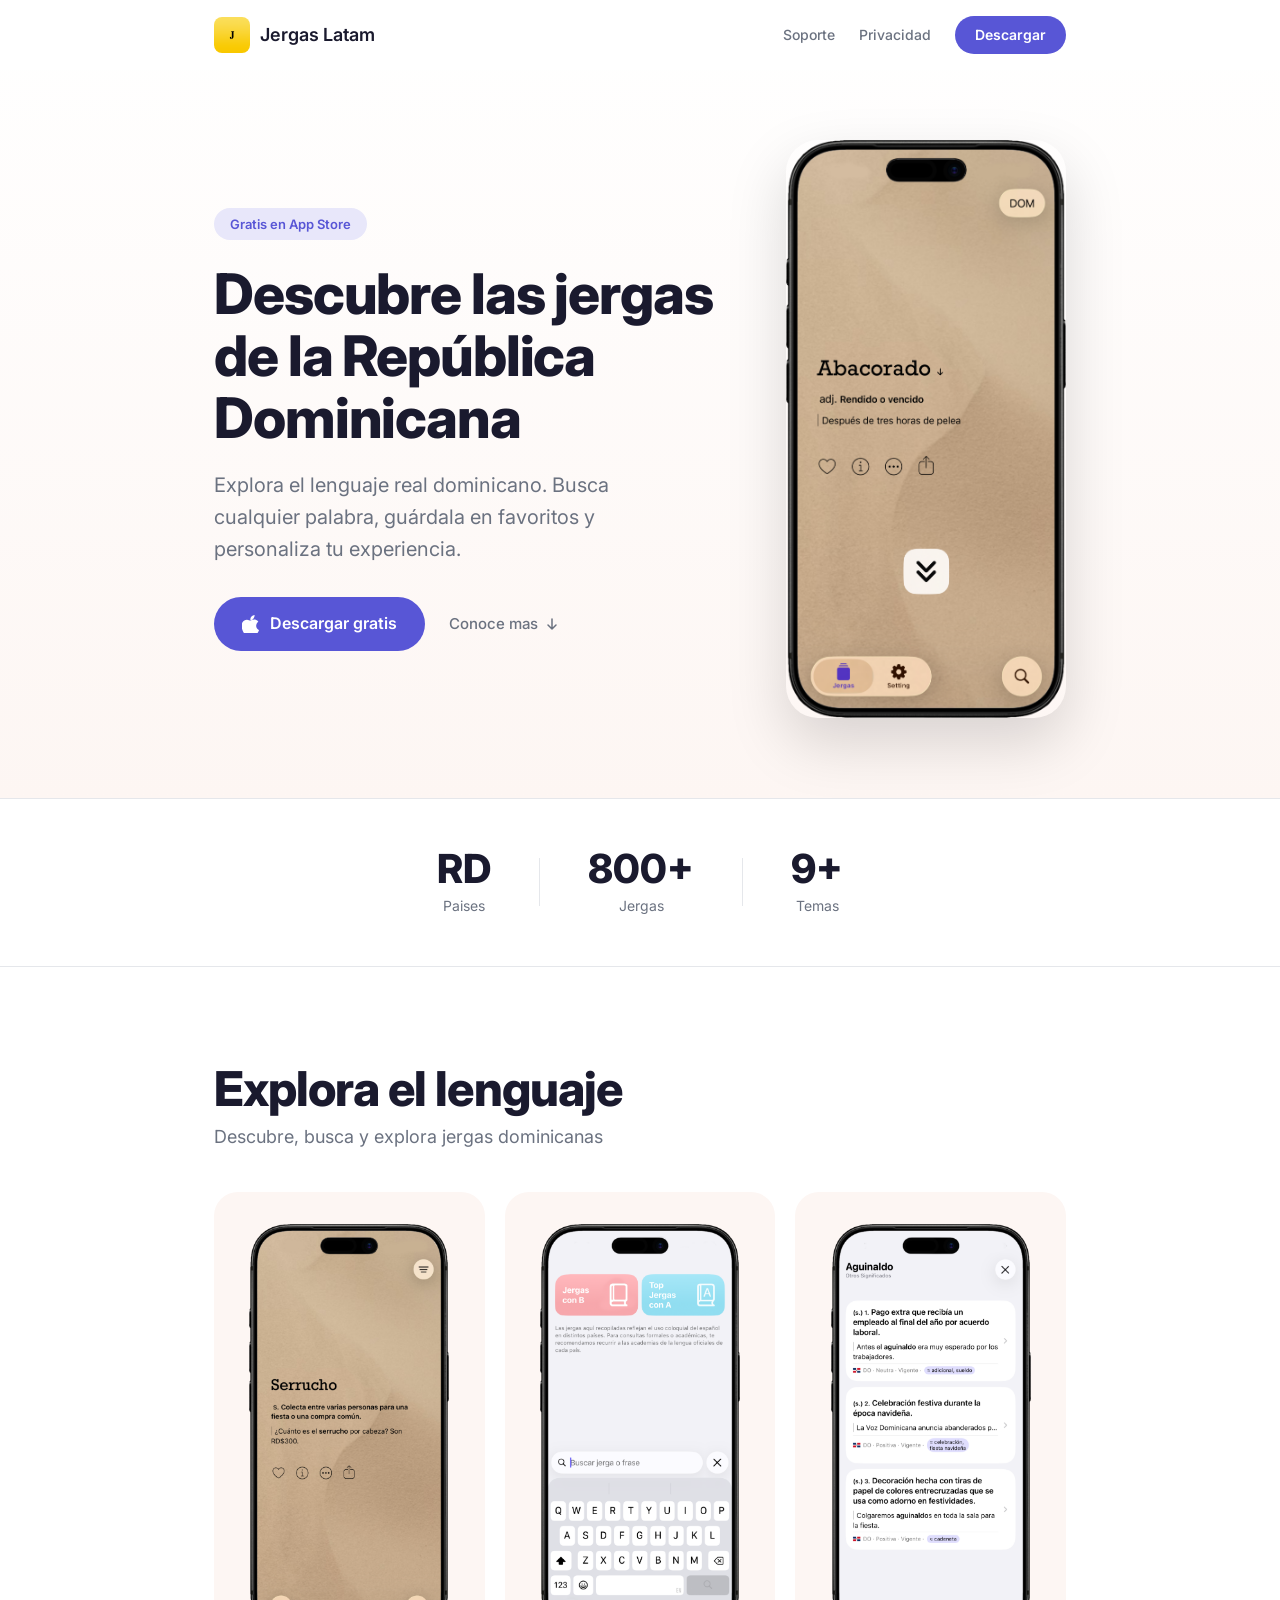
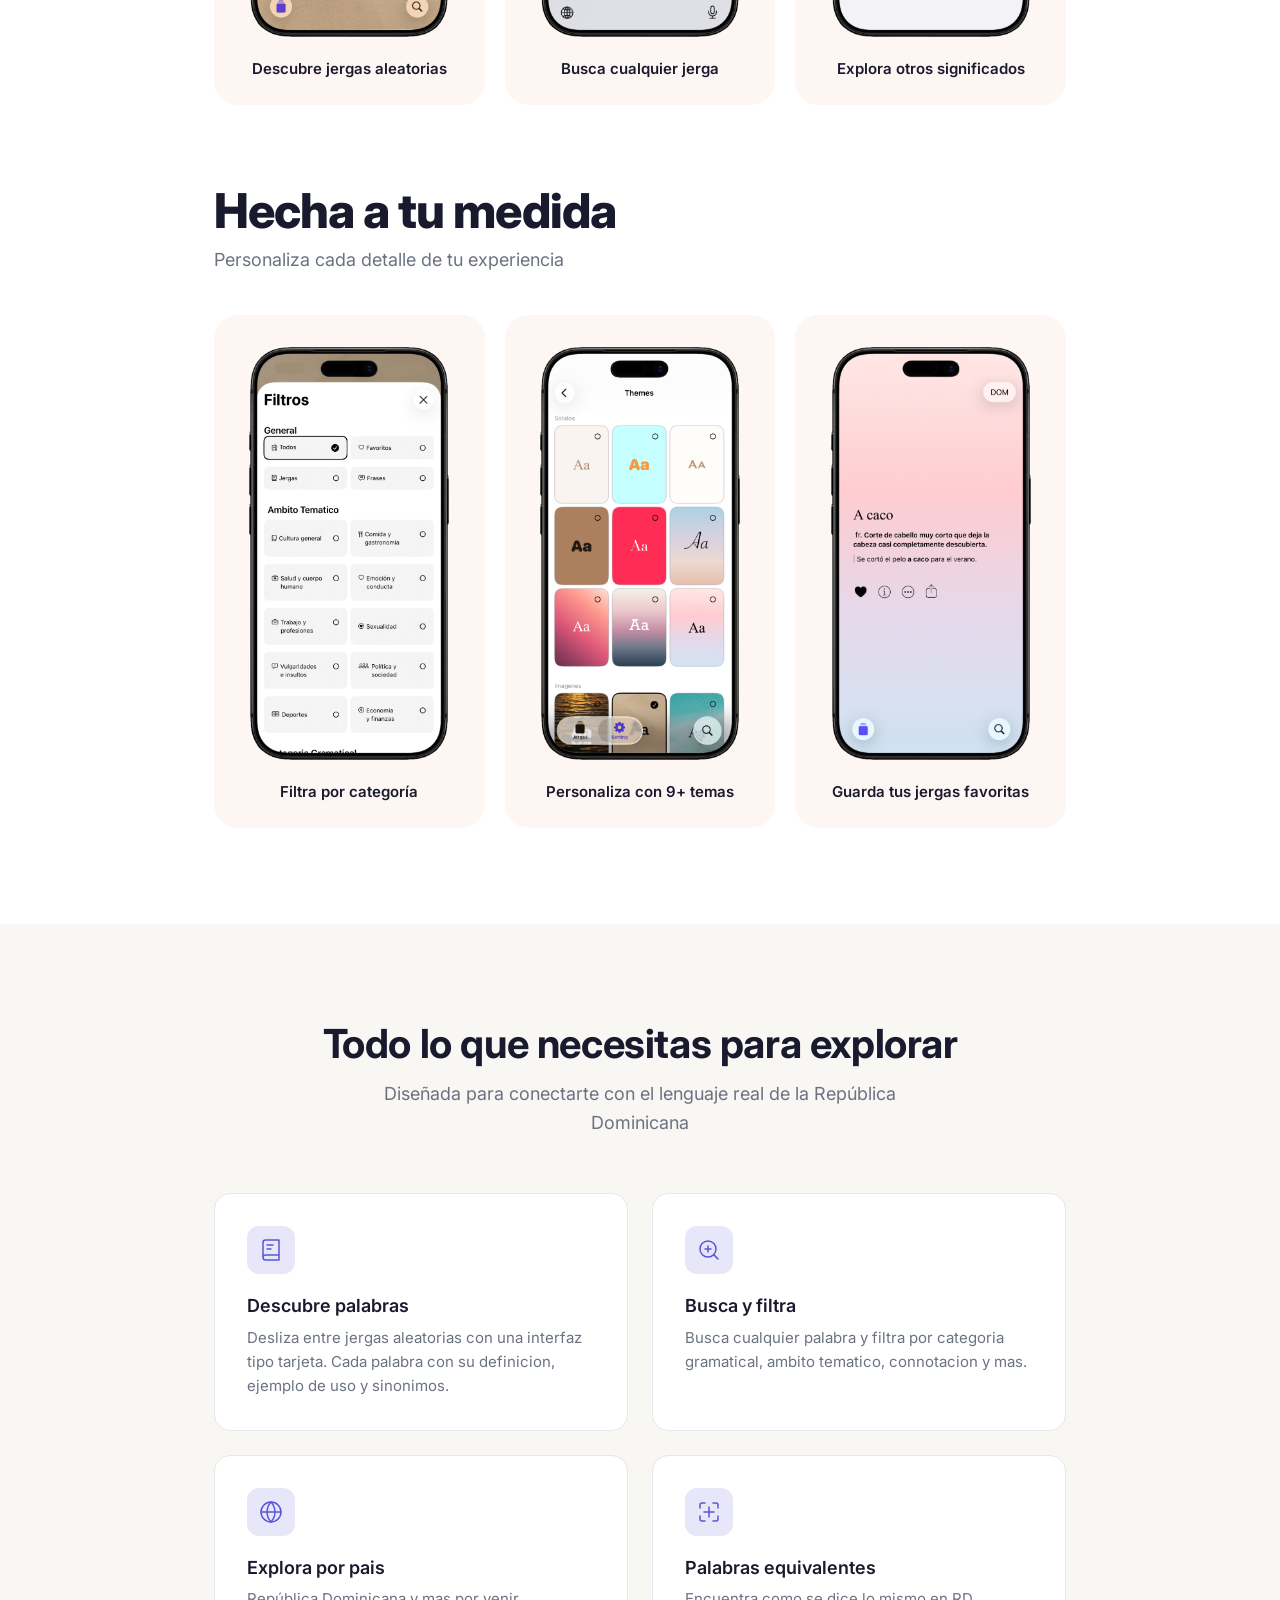
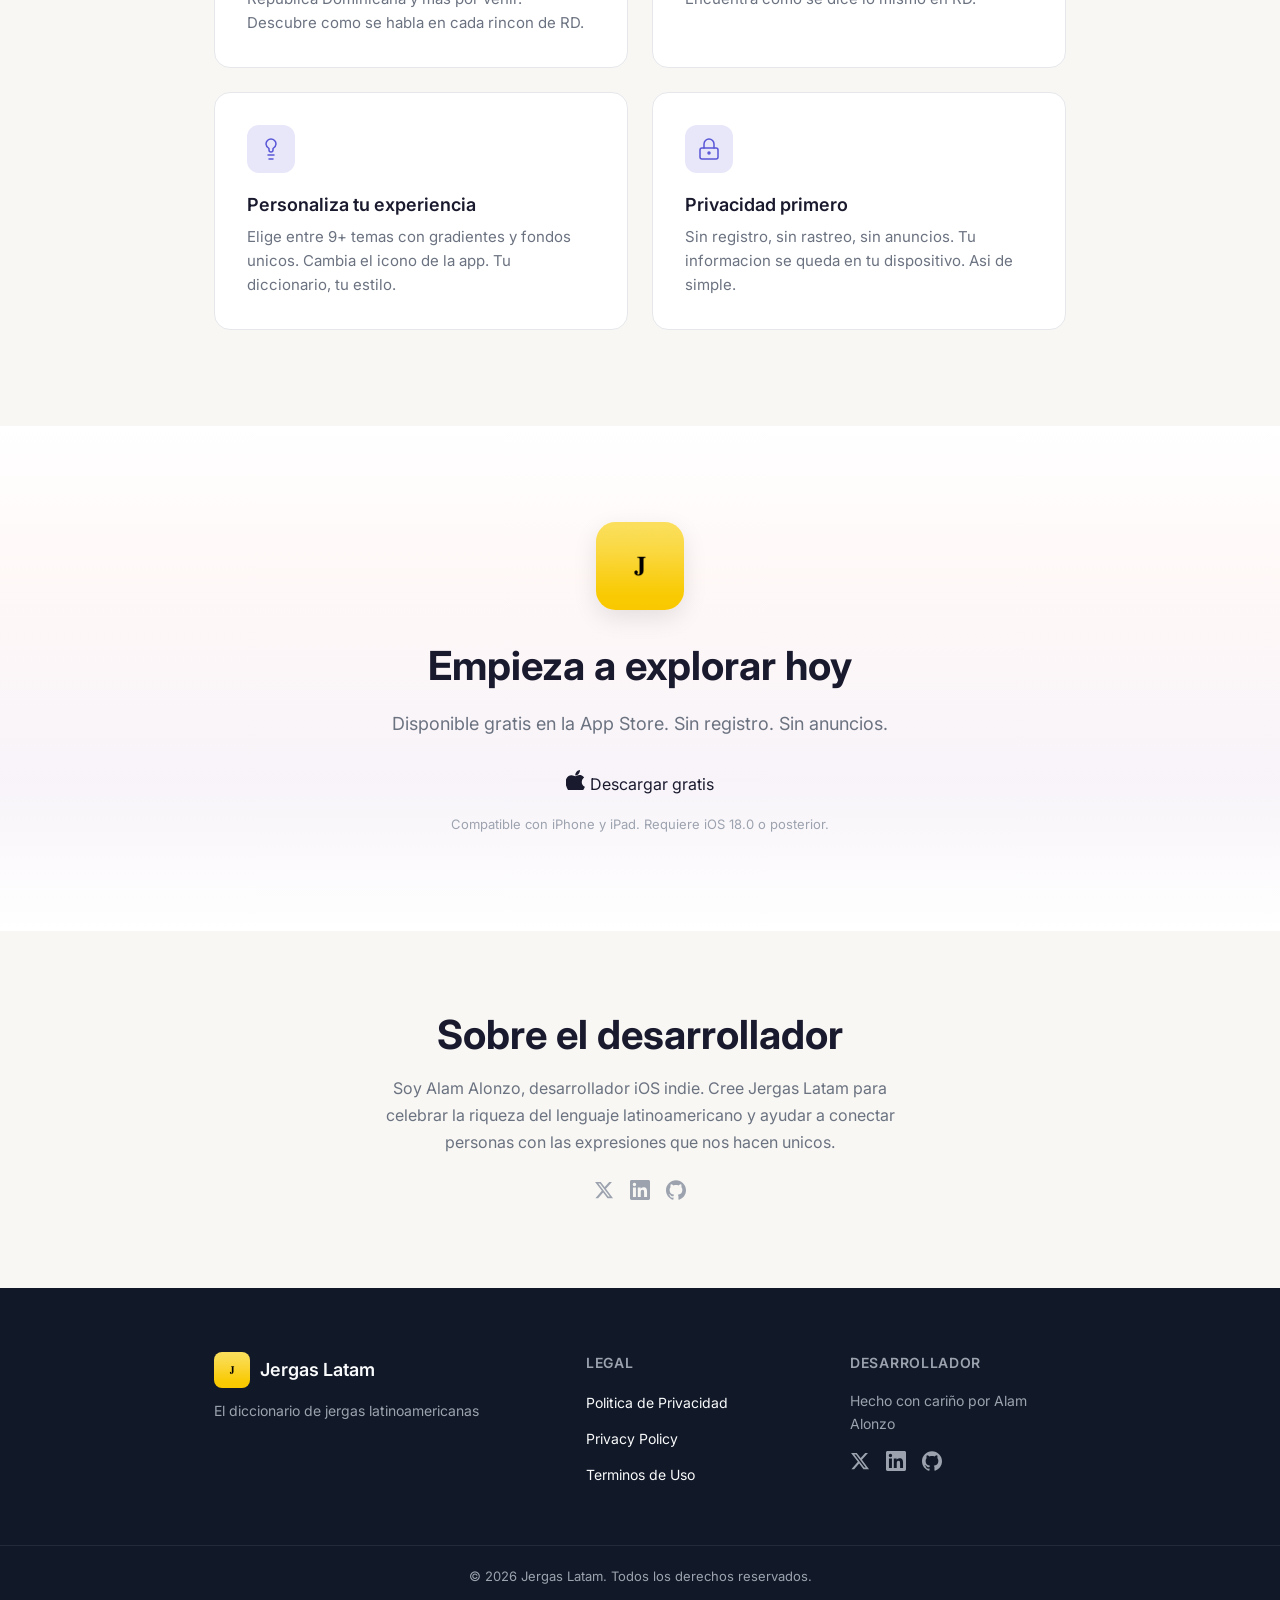
<file: index.html>
<!DOCTYPE html>
<html lang="es">
<head>
  <meta charset="UTF-8">
  <meta name="viewport" content="width=device-width, initial-scale=1.0">

  <title>Jergas Latam - Diccionario de Jergas Latinoamericanas para iOS</title>
  <meta name="description" content="Descubre las jergas y expresiones de la República Dominicana. Busca, explora y guarda tus palabras favoritas. Gratis en App Store.">
  <meta name="keywords" content="jergas, slang, latinoamerica, diccionario, dominicana, mexico, colombia, espanol, app, iOS">
  <meta name="author" content="Alam Alonzo">
  <link rel="canonical" href="https://jerga.app/">

  <!-- Open Graph -->
  <meta property="og:type" content="website">
  <meta property="og:url" content="https://jerga.app/">
  <meta property="og:title" content="Jergas Latam - Diccionario de Jergas Dominicanas">
  <meta property="og:description" content="Explora las jergas y expresiones de la República Dominicana. Disponible gratis en App Store.">
  <meta property="og:image" content="https://jerga.app/assets/images/app-icon.png">
  <meta property="og:locale" content="es_LA">

  <!-- Twitter Card -->
  <meta name="twitter:card" content="summary_large_image">
  <meta name="twitter:site" content="@AlamAlonzo">
  <meta name="twitter:title" content="Jergas Latam - Diccionario de Jergas Dominicanas">
  <meta name="twitter:description" content="Explora las jergas y expresiones de la República Dominicana.">
  <meta name="twitter:image" content="https://jerga.app/assets/images/app-icon.png">

  <!-- Apple Smart App Banner (reemplazar TU_APP_ID cuando este publicada) -->
  <!-- <meta name="apple-itunes-app" content="app-id=TU_APP_ID"> -->

  <!-- Favicon -->
  <link rel="icon" type="image/png" href="assets/images/favicon.png">
  <link rel="apple-touch-icon" sizes="180x180" href="assets/images/apple-touch-icon.png">

  <!-- Fonts -->
  <link rel="preconnect" href="https://fonts.googleapis.com">
  <link rel="preconnect" href="https://fonts.gstatic.com" crossorigin>
  <link href="https://fonts.googleapis.com/css2?family=Inter:wght@400;500;600;700;800&display=swap" rel="stylesheet">

  <!-- Styles -->
  <link rel="stylesheet" href="assets/css/style.css">

  <!-- JSON-LD Structured Data -->
  <script type="application/ld+json">
  {
    "@context": "https://schema.org",
    "@type": "MobileApplication",
    "name": "Jergas Latam",
    "operatingSystem": "iOS 18.0+",
    "applicationCategory": "EducationApplication",
    "description": "Diccionario de jergas latinoamericanas. Descubre expresiones de Republica Dominicana, Mexico, Colombia y mas.",
    "offers": {
      "@type": "Offer",
      "price": "0",
      "priceCurrency": "USD"
    },
    "author": {
      "@type": "Person",
      "name": "Alam Alonzo"
    }
  }
  </script>
</head>
<body>

  <!-- ===== NAVBAR ===== -->
  <nav class="navbar" id="navbar">
    <div class="container navbar-inner">
      <a href="/" class="nav-brand">
        <img src="assets/images/app-icon.png" alt="Jergas Latam" class="nav-icon">
        <span>Jergas Latam</span>
      </a>
      <div class="nav-right">
        <a href="https://jergaapp.userjot.com/" target="_blank" class="nav-link">Soporte</a>
        <a href="privacy-policy-es.html" class="nav-link">Privacidad</a>
        <a href="https://apps.apple.com/app/id6757483308" target="_blank" rel="noopener" class="btn btn-primary btn-sm">Descargar</a>
      </div>
    </div>
  </nav>

  <!-- ===== HERO ===== -->
  <section class="hero" id="inicio">
    <div class="container hero-inner">
      <div class="hero-text">
        <span class="badge">Gratis en App Store</span>
        <h1>Descubre las jergas de la República Dominicana</h1>
        <p class="hero-subtitle">
          Explora el lenguaje real dominicano. Busca cualquier palabra, guárdala en favoritos y personaliza tu experiencia.
        </p>
        <div class="hero-cta">
          <a href="https://apps.apple.com/app/id6757483308" target="_blank" rel="noopener" class="btn-capsule" aria-label="Descargar en App Store">
            <svg width="18" height="18" viewBox="0 0 24 24" fill="currentColor"><path d="M18.9 14.3C18.9 10.8 21.7 9.1 21.8 9c-1.7-2.5-4.3-2.8-5.2-2.9-2.2-.2-4.3 1.3-5.4 1.3s-2.8-1.3-4.7-1.2c-2.4 0-4.6 1.4-5.8 3.6-2.5 4.3-.6 10.7 1.8 14.2 1.2 1.7 2.6 3.6 4.5 3.6 1.8-.1 2.5-1.2 4.6-1.2 2.2 0 2.8 1.2 4.7 1.1 1.9 0 3.2-1.7 4.4-3.5 1.4-2 2-3.9 2-4-.1 0-3.8-1.5-3.8-5.7zM15.3 4.5c1-1.2 1.6-2.9 1.5-4.5-1.4.1-3.1.9-4.1 2.1-1 1.1-1.8 2.8-1.5 4.5 1.5.1 3.1-.8 4.1-2.1z"/></svg>
            Descargar gratis
          </a>
          <a href="#funcionalidades" class="link-secondary">
            Conoce mas
            <svg width="16" height="16" viewBox="0 0 16 16" fill="none"><path d="M8 3v10m0 0l-4-4m4 4l4-4" stroke="currentColor" stroke-width="1.5" stroke-linecap="round" stroke-linejoin="round"/></svg>
          </a>
        </div>
      </div>
      <div class="hero-mockup">
        <img src="Imagenes/web2.png" alt="Pantalla de descubrimiento de jergas dominicanas" class="hero-screenshot">
      </div>
    </div>
  </section>

  <!-- ===== STATS ===== -->
  <section class="stats">
    <div class="container stats-inner">
      <div class="stat">
        <span class="stat-number">RD</span>
        <span class="stat-label">Paises</span>
      </div>
      <div class="stat-divider"></div>
      <div class="stat">
        <span class="stat-number">800+</span>
        <span class="stat-label">Jergas</span>
      </div>
      <div class="stat-divider"></div>
      <div class="stat">
        <span class="stat-number">9+</span>
        <span class="stat-label">Temas</span>
      </div>
    </div>
  </section>

  <!-- ===== SCREENSHOTS ===== -->
  <section class="screenshots" id="capturas">
    <div class="container">
      <!-- Modulo 1 -->
      <div class="screenshot-module fade-in">
        <div class="section-header-left">
          <h2>Explora el lenguaje</h2>
          <p>Descubre, busca y explora jergas dominicanas</p>
        </div>
        <div class="screenshots-row">
          <div class="screenshot-card">
            <img src="Imagenes/web1.png" alt="Pantalla de descubrimiento" class="screenshot-img">
            <p class="screenshot-caption">Descubre jergas aleatorias</p>
          </div>
          <div class="screenshot-card">
            <img src="Imagenes/web7.png" alt="Pantalla de búsqueda" class="screenshot-img">
            <p class="screenshot-caption">Busca cualquier jerga</p>
          </div>
          <div class="screenshot-card">
            <img src="Imagenes/web4.png" alt="Otros significados" class="screenshot-img">
            <p class="screenshot-caption">Explora otros significados</p>
          </div>
        </div>
      </div>

      <!-- Modulo 2 -->
      <div class="screenshot-module fade-in">
        <div class="section-header-left">
          <h2>Hecha a tu medida</h2>
          <p>Personaliza cada detalle de tu experiencia</p>
        </div>
        <div class="screenshots-row">
          <div class="screenshot-card">
            <img src="Imagenes/web5.png" alt="Filtros por categoría" class="screenshot-img">
            <p class="screenshot-caption">Filtra por categoría</p>
          </div>
          <div class="screenshot-card">
            <img src="Imagenes/web3.png" alt="Temas personalizables" class="screenshot-img">
            <p class="screenshot-caption">Personaliza con 9+ temas</p>
          </div>
          <div class="screenshot-card">
            <img src="Imagenes/web6.png" alt="Favoritos" class="screenshot-img">
            <p class="screenshot-caption">Guarda tus jergas favoritas</p>
          </div>
        </div>
      </div>
    </div>
  </section>

  <!-- ===== FEATURES ===== -->
  <section class="features" id="funcionalidades">
    <div class="container">
      <div class="section-header fade-in">
        <h2>Todo lo que necesitas para explorar</h2>
        <p>Diseñada para conectarte con el lenguaje real de la República Dominicana</p>
      </div>
      <div class="features-grid">
        <div class="feature-card fade-in">
          <div class="feature-icon">
            <svg width="24" height="24" viewBox="0 0 24 24" fill="none" stroke="currentColor" stroke-width="1.5" stroke-linecap="round" stroke-linejoin="round"><path d="M4 19.5v-15A2.5 2.5 0 016.5 2H20v20H6.5a2.5 2.5 0 010-5H20"/><path d="M8 7h6"/><path d="M8 11h4"/></svg>
          </div>
          <h3>Descubre palabras</h3>
          <p>Desliza entre jergas aleatorias con una interfaz tipo tarjeta. Cada palabra con su definicion, ejemplo de uso y sinonimos.</p>
        </div>
        <div class="feature-card fade-in">
          <div class="feature-icon">
            <svg width="24" height="24" viewBox="0 0 24 24" fill="none" stroke="currentColor" stroke-width="1.5" stroke-linecap="round" stroke-linejoin="round"><circle cx="11" cy="11" r="8"/><path d="M21 21l-4.35-4.35"/><path d="M11 8v6"/><path d="M8 11h6"/></svg>
          </div>
          <h3>Busca y filtra</h3>
          <p>Busca cualquier palabra y filtra por categoria gramatical, ambito tematico, connotacion y mas.</p>
        </div>
        <div class="feature-card fade-in">
          <div class="feature-icon">
            <svg width="24" height="24" viewBox="0 0 24 24" fill="none" stroke="currentColor" stroke-width="1.5" stroke-linecap="round" stroke-linejoin="round"><circle cx="12" cy="12" r="10"/><path d="M2 12h20"/><path d="M12 2a15.3 15.3 0 014 10 15.3 15.3 0 01-4 10 15.3 15.3 0 01-4-10 15.3 15.3 0 014-10z"/></svg>
          </div>
          <h3>Explora por pais</h3>
          <p>República Dominicana y mas por venir. Descubre como se habla en cada rincon de RD.</p>
        </div>
        <div class="feature-card fade-in">
          <div class="feature-icon">
            <svg width="24" height="24" viewBox="0 0 24 24" fill="none" stroke="currentColor" stroke-width="1.5" stroke-linecap="round" stroke-linejoin="round"><path d="M8 3H5a2 2 0 00-2 2v3"/><path d="M21 8V5a2 2 0 00-2-2h-3"/><path d="M3 16v3a2 2 0 002 2h3"/><path d="M16 21h3a2 2 0 002-2v-3"/><path d="M7 12h10"/><path d="M12 7v10"/></svg>
          </div>
          <h3>Palabras equivalentes</h3>
          <p>Encuentra como se dice lo mismo en RD.</p>
        </div>
        <div class="feature-card fade-in">
          <div class="feature-icon">
            <svg width="24" height="24" viewBox="0 0 24 24" fill="none" stroke="currentColor" stroke-width="1.5" stroke-linecap="round" stroke-linejoin="round"><path d="M12 2a5 5 0 015 5c0 2-1.5 3.5-3 4.5V13a2 2 0 01-4 0v-1.5C8.5 10.5 7 9 7 7a5 5 0 015-5z"/><path d="M9 18h6"/><path d="M10 22h4"/></svg>
          </div>
          <h3>Personaliza tu experiencia</h3>
          <p>Elige entre 9+ temas con gradientes y fondos unicos. Cambia el icono de la app. Tu diccionario, tu estilo.</p>
        </div>
        <div class="feature-card fade-in">
          <div class="feature-icon">
            <svg width="24" height="24" viewBox="0 0 24 24" fill="none" stroke="currentColor" stroke-width="1.5" stroke-linecap="round" stroke-linejoin="round"><rect x="3" y="11" width="18" height="11" rx="2" ry="2"/><path d="M7 11V7a5 5 0 0110 0v4"/><circle cx="12" cy="16" r="1"/></svg>
          </div>
          <h3>Privacidad primero</h3>
          <p>Sin registro, sin rastreo, sin anuncios. Tu informacion se queda en tu dispositivo. Asi de simple.</p>
        </div>
      </div>
    </div>
  </section>

  <!-- ===== CTA ===== -->
  <section class="cta" id="descargar">
    <div class="container cta-inner fade-in">
      <img src="assets/images/app-icon.png" alt="Jergas Latam" class="cta-icon">
      <h2>Empieza a explorar hoy</h2>
      <p>Disponible gratis en la App Store. Sin registro. Sin anuncios.</p>
      <a href="#" class="https://apps.apple.com/app/id6757483308" aria-label="Descargar en App Store">
        <svg width="20" height="20" viewBox="0 0 24 24" fill="currentColor"><path d="M18.9 14.3C18.9 10.8 21.7 9.1 21.8 9c-1.7-2.5-4.3-2.8-5.2-2.9-2.2-.2-4.3 1.3-5.4 1.3s-2.8-1.3-4.7-1.2c-2.4 0-4.6 1.4-5.8 3.6-2.5 4.3-.6 10.7 1.8 14.2 1.2 1.7 2.6 3.6 4.5 3.6 1.8-.1 2.5-1.2 4.6-1.2 2.2 0 2.8 1.2 4.7 1.1 1.9 0 3.2-1.7 4.4-3.5 1.4-2 2-3.9 2-4-.1 0-3.8-1.5-3.8-5.7zM15.3 4.5c1-1.2 1.6-2.9 1.5-4.5-1.4.1-3.1.9-4.1 2.1-1 1.1-1.8 2.8-1.5 4.5 1.5.1 3.1-.8 4.1-2.1z"/></svg>
        Descargar gratis
      </a>
      <small>Compatible con iPhone y iPad. Requiere iOS 18.0 o posterior.</small>
    </div>
  </section>

  <!-- ===== DEVELOPER ===== -->
  <section class="developer">
    <div class="container developer-inner">
      <h2>Sobre el desarrollador</h2>
      <p>Soy Alam Alonzo, desarrollador iOS indie. Cree Jergas Latam para
         celebrar la riqueza del lenguaje latinoamericano y ayudar a
         conectar personas con las expresiones que nos hacen unicos.</p>
      <div class="social-links developer-social">
        <a href="https://x.com/AlamAlonzo" target="_blank" rel="noopener" aria-label="Twitter">
          <svg width="20" height="20" viewBox="0 0 24 24" fill="currentColor"><path d="M18.244 2.25h3.308l-7.227 8.26 8.502 11.24H16.17l-5.214-6.817L4.99 21.75H1.68l7.73-8.835L1.254 2.25H8.08l4.713 6.231zm-1.161 17.52h1.833L7.084 4.126H5.117z"/></svg>
        </a>
        <a href="https://www.linkedin.com/in/alamalonzo/" target="_blank" rel="noopener" aria-label="LinkedIn">
          <svg width="20" height="20" viewBox="0 0 24 24" fill="currentColor"><path d="M20.447 20.452h-3.554v-5.569c0-1.328-.027-3.037-1.852-3.037-1.853 0-2.136 1.445-2.136 2.939v5.667H9.351V9h3.414v1.561h.046c.477-.9 1.637-1.85 3.37-1.85 3.601 0 4.267 2.37 4.267 5.455v6.286zM5.337 7.433a2.062 2.062 0 01-2.063-2.065 2.064 2.064 0 112.063 2.065zm1.782 13.019H3.555V9h3.564v11.452zM22.225 0H1.771C.792 0 0 .774 0 1.729v20.542C0 23.227.792 24 1.771 24h20.451C23.2 24 24 23.227 24 22.271V1.729C24 .774 23.2 0 22.222 0h.003z"/></svg>
        </a>
        <a href="https://github.com/alamalonzo" target="_blank" rel="noopener" aria-label="GitHub">
          <svg width="20" height="20" viewBox="0 0 24 24" fill="currentColor"><path d="M12 .297c-6.63 0-12 5.373-12 12 0 5.303 3.438 9.8 8.205 11.385.6.113.82-.258.82-.577 0-.285-.01-1.04-.015-2.04-3.338.724-4.042-1.61-4.042-1.61C4.422 18.07 3.633 17.7 3.633 17.7c-1.087-.744.084-.729.084-.729 1.205.084 1.838 1.236 1.838 1.236 1.07 1.835 2.809 1.305 3.495.998.108-.776.417-1.305.76-1.605-2.665-.3-5.466-1.332-5.466-5.93 0-1.31.465-2.38 1.235-3.22-.135-.303-.54-1.523.105-3.176 0 0 1.005-.322 3.3 1.23.96-.267 1.98-.399 3-.405 1.02.006 2.04.138 3 .405 2.28-1.552 3.285-1.23 3.285-1.23.645 1.653.24 2.873.12 3.176.765.84 1.23 1.91 1.23 3.22 0 4.61-2.805 5.625-5.475 5.92.42.36.81 1.096.81 2.22 0 1.606-.015 2.896-.015 3.286 0 .315.21.69.825.57C20.565 22.092 24 17.592 24 12.297c0-6.627-5.373-12-12-12"/></svg>
        </a>
      </div>
    </div>
  </section>

  <!-- ===== FOOTER ===== -->
  <footer class="footer">
    <div class="container footer-inner">
      <div class="footer-col footer-brand">
        <div class="footer-logo">
          <img src="assets/images/app-icon.png" alt="Jergas Latam" class="footer-icon">
          <span>Jergas Latam</span>
        </div>
        <p>El diccionario de jergas latinoamericanas</p>
      </div>
      <div class="footer-col">
        <h4>Legal</h4>
        <ul>
          <li><a href="privacy-policy-es.html">Politica de Privacidad</a></li>
          <li><a href="privacy-policy.html">Privacy Policy</a></li>
          <li><a href="https://www.apple.com/legal/internet-services/itunes/dev/stdeula/" target="_blank" rel="noopener">Terminos de Uso</a></li>
        </ul>
      </div>
      <div class="footer-col">
        <h4>Desarrollador</h4>
        <p class="footer-dev">Hecho con cariño por Alam Alonzo</p>
        <div class="social-links">
          <a href="https://x.com/AlamAlonzo" target="_blank" rel="noopener" aria-label="Twitter">
            <svg width="20" height="20" viewBox="0 0 24 24" fill="currentColor"><path d="M18.244 2.25h3.308l-7.227 8.26 8.502 11.24H16.17l-5.214-6.817L4.99 21.75H1.68l7.73-8.835L1.254 2.25H8.08l4.713 6.231zm-1.161 17.52h1.833L7.084 4.126H5.117z"/></svg>
          </a>
          <a href="https://www.linkedin.com/in/alamalonzo/" target="_blank" rel="noopener" aria-label="LinkedIn">
            <svg width="20" height="20" viewBox="0 0 24 24" fill="currentColor"><path d="M20.447 20.452h-3.554v-5.569c0-1.328-.027-3.037-1.852-3.037-1.853 0-2.136 1.445-2.136 2.939v5.667H9.351V9h3.414v1.561h.046c.477-.9 1.637-1.85 3.37-1.85 3.601 0 4.267 2.37 4.267 5.455v6.286zM5.337 7.433a2.062 2.062 0 01-2.063-2.065 2.064 2.064 0 112.063 2.065zm1.782 13.019H3.555V9h3.564v11.452zM22.225 0H1.771C.792 0 0 .774 0 1.729v20.542C0 23.227.792 24 1.771 24h20.451C23.2 24 24 23.227 24 22.271V1.729C24 .774 23.2 0 22.222 0h.003z"/></svg>
          </a>
          <a href="https://github.com/alamalonzo" target="_blank" rel="noopener" aria-label="GitHub">
            <svg width="20" height="20" viewBox="0 0 24 24" fill="currentColor"><path d="M12 .297c-6.63 0-12 5.373-12 12 0 5.303 3.438 9.8 8.205 11.385.6.113.82-.258.82-.577 0-.285-.01-1.04-.015-2.04-3.338.724-4.042-1.61-4.042-1.61C4.422 18.07 3.633 17.7 3.633 17.7c-1.087-.744.084-.729.084-.729 1.205.084 1.838 1.236 1.838 1.236 1.07 1.835 2.809 1.305 3.495.998.108-.776.417-1.305.76-1.605-2.665-.3-5.466-1.332-5.466-5.93 0-1.31.465-2.38 1.235-3.22-.135-.303-.54-1.523.105-3.176 0 0 1.005-.322 3.3 1.23.96-.267 1.98-.399 3-.405 1.02.006 2.04.138 3 .405 2.28-1.552 3.285-1.23 3.285-1.23.645 1.653.24 2.873.12 3.176.765.84 1.23 1.91 1.23 3.22 0 4.61-2.805 5.625-5.475 5.92.42.36.81 1.096.81 2.22 0 1.606-.015 2.896-.015 3.286 0 .315.21.69.825.57C20.565 22.092 24 17.592 24 12.297c0-6.627-5.373-12-12-12"/></svg>
          </a>
        </div>
      </div>
    </div>
    <div class="footer-bottom">
      <div class="container">
        <p>&copy; 2026 Jergas Latam. Todos los derechos reservados.</p>
      </div>
    </div>
  </footer>

  <script src="assets/js/main.js"></script>
</body>
</html>
</file>
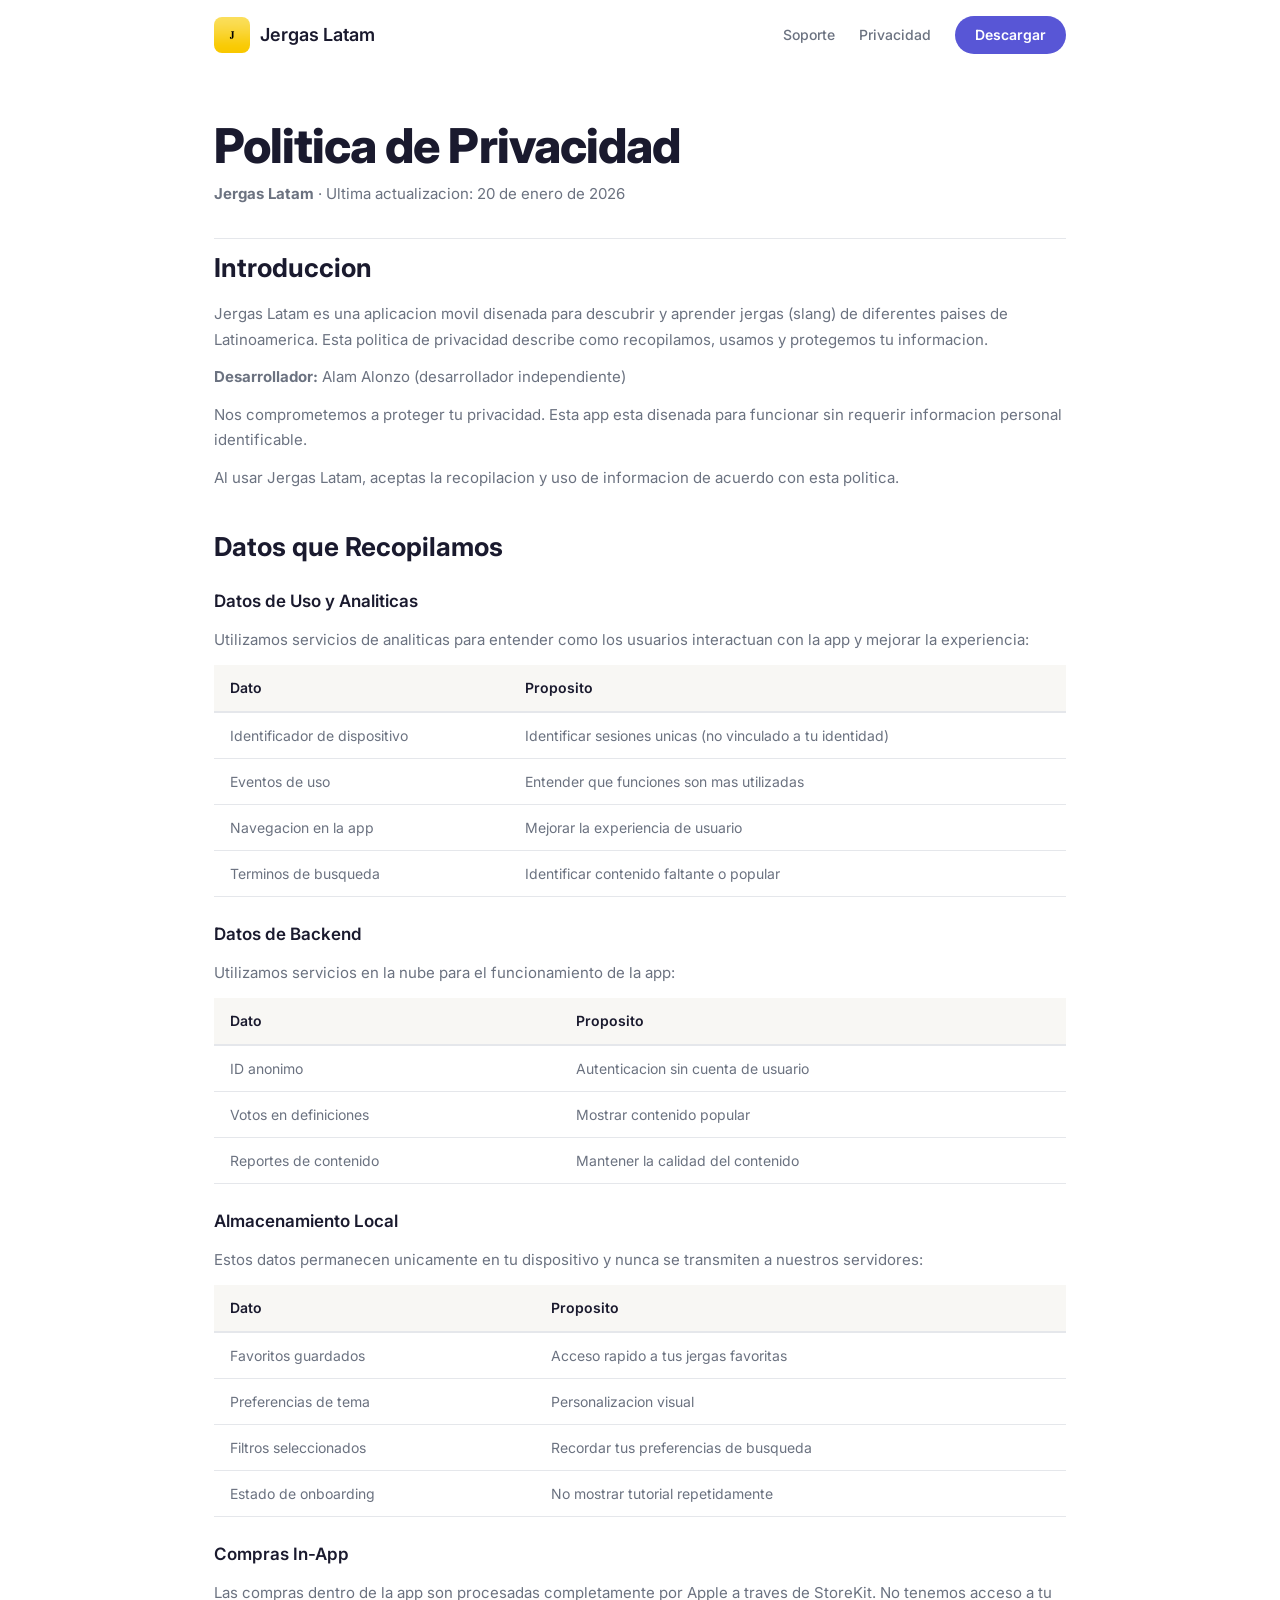
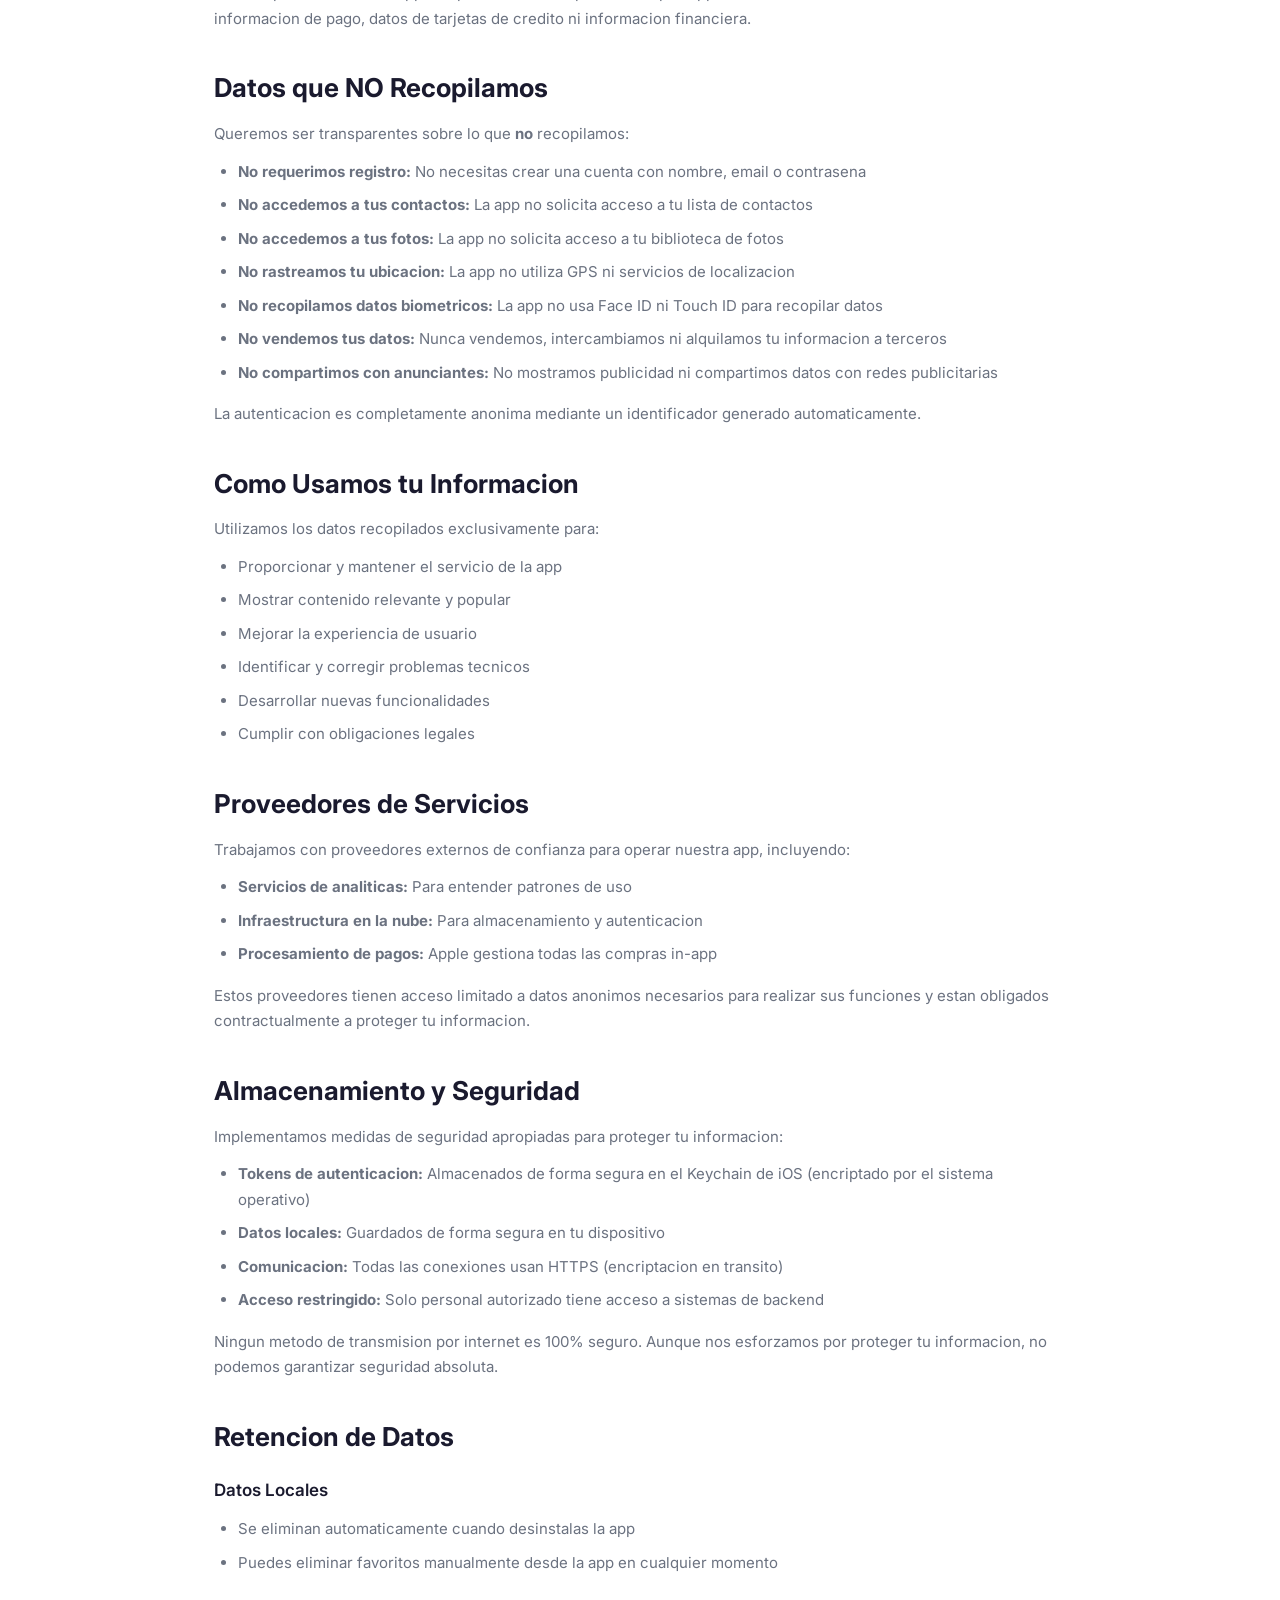
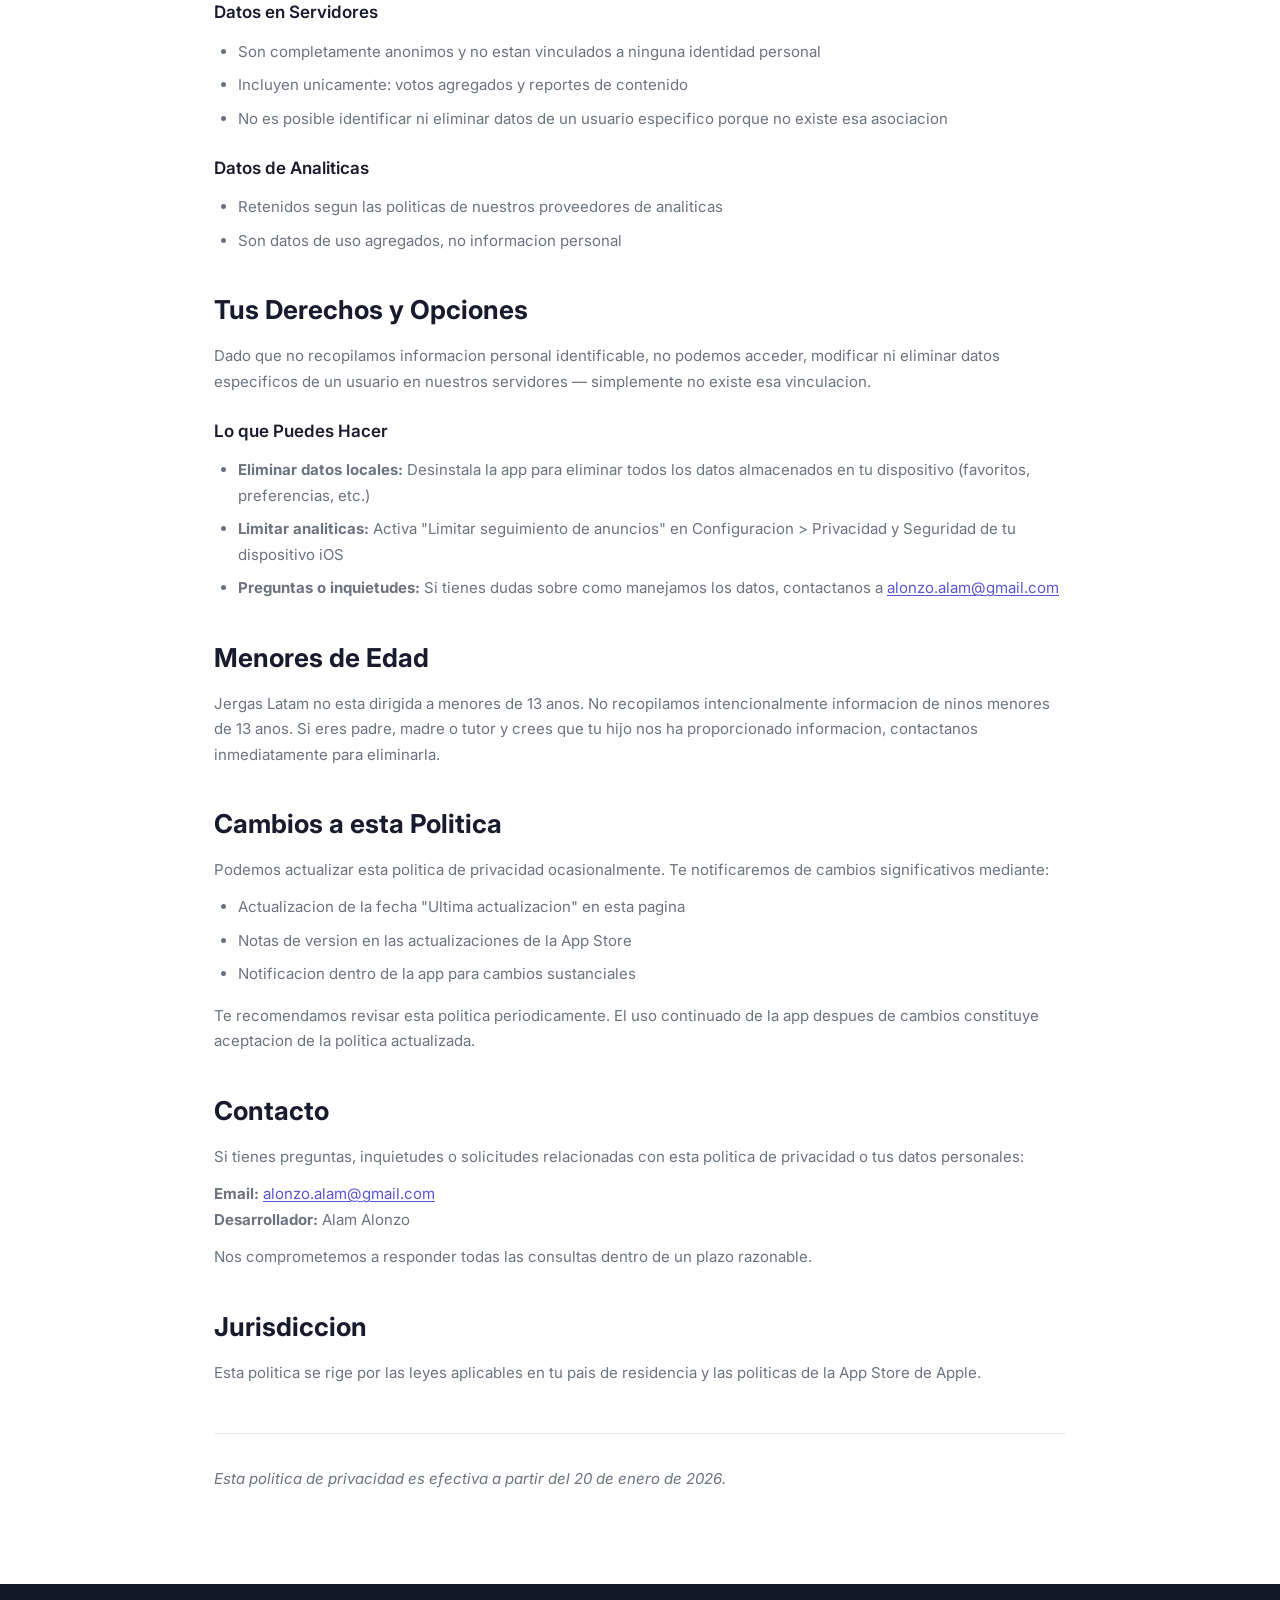
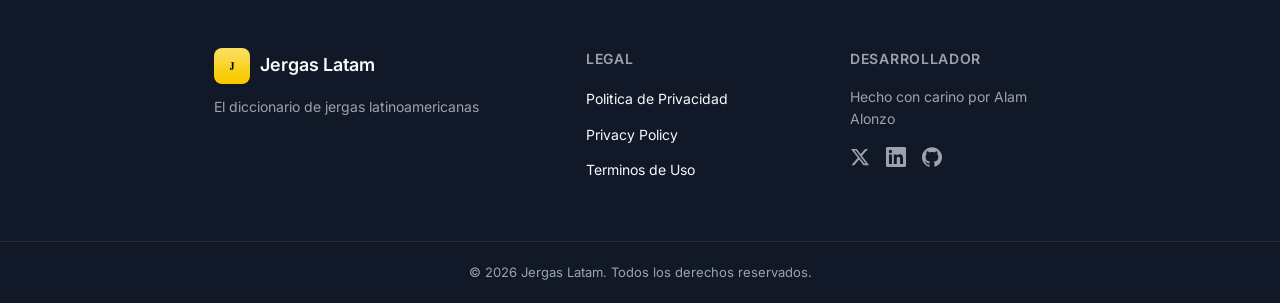
<file: privacy-policy-es.html>
<!DOCTYPE html>
<html lang="es">
<head>
  <meta charset="UTF-8">
  <meta name="viewport" content="width=device-width, initial-scale=1.0">
  <title>Politica de Privacidad - Jergas Latam</title>
  <meta name="description" content="Politica de privacidad de Jergas Latam. Conoce como protegemos tu informacion.">
  <link rel="icon" type="image/png" href="assets/images/favicon.png">
  <link rel="apple-touch-icon" sizes="180x180" href="assets/images/apple-touch-icon.png">
  <link rel="preconnect" href="https://fonts.googleapis.com">
  <link rel="preconnect" href="https://fonts.gstatic.com" crossorigin>
  <link href="https://fonts.googleapis.com/css2?family=Inter:wght@400;500;600;700;800&display=swap" rel="stylesheet">
  <link rel="stylesheet" href="assets/css/style.css">
</head>
<body>

  <!-- ===== NAVBAR ===== -->
  <nav class="navbar" id="navbar">
    <div class="container navbar-inner">
      <a href="/" class="nav-brand">
        <img src="assets/images/app-icon.png" alt="Jergas Latam" class="nav-icon">
        <span>Jergas Latam</span>
      </a>
      <div class="nav-right">
        <a href="https://jergaapp.userjot.com/" target="_blank" class="nav-link">Soporte</a>
        <a href="privacy-policy-es.html" class="nav-link">Privacidad</a>
        <a href="/#descargar" class="btn btn-primary btn-sm">Descargar</a>
      </div>
    </div>
  </nav>

  <!-- ===== POLICY CONTENT ===== -->
  <main class="policy-content">
    <div class="container">
      <h1>Politica de Privacidad</h1>
      <p class="policy-meta"><strong>Jergas Latam</strong> &middot; Ultima actualizacion: 20 de enero de 2026</p>

      <section>
        <h2>Introduccion</h2>
        <p>Jergas Latam es una aplicacion movil disenada para descubrir y aprender jergas (slang) de diferentes paises de Latinoamerica. Esta politica de privacidad describe como recopilamos, usamos y protegemos tu informacion.</p>
        <p><strong>Desarrollador:</strong> Alam Alonzo (desarrollador independiente)</p>
        <p>Nos comprometemos a proteger tu privacidad. Esta app esta disenada para funcionar sin requerir informacion personal identificable.</p>
        <p>Al usar Jergas Latam, aceptas la recopilacion y uso de informacion de acuerdo con esta politica.</p>
      </section>

      <section>
        <h2>Datos que Recopilamos</h2>

        <h3>Datos de Uso y Analiticas</h3>
        <p>Utilizamos servicios de analiticas para entender como los usuarios interactuan con la app y mejorar la experiencia:</p>
        <div class="policy-table-wrap">
          <table>
            <thead><tr><th>Dato</th><th>Proposito</th></tr></thead>
            <tbody>
              <tr><td>Identificador de dispositivo</td><td>Identificar sesiones unicas (no vinculado a tu identidad)</td></tr>
              <tr><td>Eventos de uso</td><td>Entender que funciones son mas utilizadas</td></tr>
              <tr><td>Navegacion en la app</td><td>Mejorar la experiencia de usuario</td></tr>
              <tr><td>Terminos de busqueda</td><td>Identificar contenido faltante o popular</td></tr>
            </tbody>
          </table>
        </div>

        <h3>Datos de Backend</h3>
        <p>Utilizamos servicios en la nube para el funcionamiento de la app:</p>
        <div class="policy-table-wrap">
          <table>
            <thead><tr><th>Dato</th><th>Proposito</th></tr></thead>
            <tbody>
              <tr><td>ID anonimo</td><td>Autenticacion sin cuenta de usuario</td></tr>
              <tr><td>Votos en definiciones</td><td>Mostrar contenido popular</td></tr>
              <tr><td>Reportes de contenido</td><td>Mantener la calidad del contenido</td></tr>
            </tbody>
          </table>
        </div>

        <h3>Almacenamiento Local</h3>
        <p>Estos datos permanecen unicamente en tu dispositivo y nunca se transmiten a nuestros servidores:</p>
        <div class="policy-table-wrap">
          <table>
            <thead><tr><th>Dato</th><th>Proposito</th></tr></thead>
            <tbody>
              <tr><td>Favoritos guardados</td><td>Acceso rapido a tus jergas favoritas</td></tr>
              <tr><td>Preferencias de tema</td><td>Personalizacion visual</td></tr>
              <tr><td>Filtros seleccionados</td><td>Recordar tus preferencias de busqueda</td></tr>
              <tr><td>Estado de onboarding</td><td>No mostrar tutorial repetidamente</td></tr>
            </tbody>
          </table>
        </div>

        <h3>Compras In-App</h3>
        <p>Las compras dentro de la app son procesadas completamente por Apple a traves de StoreKit. No tenemos acceso a tu informacion de pago, datos de tarjetas de credito ni informacion financiera.</p>
      </section>

      <section>
        <h2>Datos que NO Recopilamos</h2>
        <p>Queremos ser transparentes sobre lo que <strong>no</strong> recopilamos:</p>
        <ul>
          <li><strong>No requerimos registro:</strong> No necesitas crear una cuenta con nombre, email o contrasena</li>
          <li><strong>No accedemos a tus contactos:</strong> La app no solicita acceso a tu lista de contactos</li>
          <li><strong>No accedemos a tus fotos:</strong> La app no solicita acceso a tu biblioteca de fotos</li>
          <li><strong>No rastreamos tu ubicacion:</strong> La app no utiliza GPS ni servicios de localizacion</li>
          <li><strong>No recopilamos datos biometricos:</strong> La app no usa Face ID ni Touch ID para recopilar datos</li>
          <li><strong>No vendemos tus datos:</strong> Nunca vendemos, intercambiamos ni alquilamos tu informacion a terceros</li>
          <li><strong>No compartimos con anunciantes:</strong> No mostramos publicidad ni compartimos datos con redes publicitarias</li>
        </ul>
        <p>La autenticacion es completamente anonima mediante un identificador generado automaticamente.</p>
      </section>

      <section>
        <h2>Como Usamos tu Informacion</h2>
        <p>Utilizamos los datos recopilados exclusivamente para:</p>
        <ul>
          <li>Proporcionar y mantener el servicio de la app</li>
          <li>Mostrar contenido relevante y popular</li>
          <li>Mejorar la experiencia de usuario</li>
          <li>Identificar y corregir problemas tecnicos</li>
          <li>Desarrollar nuevas funcionalidades</li>
          <li>Cumplir con obligaciones legales</li>
        </ul>
      </section>

      <section>
        <h2>Proveedores de Servicios</h2>
        <p>Trabajamos con proveedores externos de confianza para operar nuestra app, incluyendo:</p>
        <ul>
          <li><strong>Servicios de analiticas:</strong> Para entender patrones de uso</li>
          <li><strong>Infraestructura en la nube:</strong> Para almacenamiento y autenticacion</li>
          <li><strong>Procesamiento de pagos:</strong> Apple gestiona todas las compras in-app</li>
        </ul>
        <p>Estos proveedores tienen acceso limitado a datos anonimos necesarios para realizar sus funciones y estan obligados contractualmente a proteger tu informacion.</p>
      </section>

      <section>
        <h2>Almacenamiento y Seguridad</h2>
        <p>Implementamos medidas de seguridad apropiadas para proteger tu informacion:</p>
        <ul>
          <li><strong>Tokens de autenticacion:</strong> Almacenados de forma segura en el Keychain de iOS (encriptado por el sistema operativo)</li>
          <li><strong>Datos locales:</strong> Guardados de forma segura en tu dispositivo</li>
          <li><strong>Comunicacion:</strong> Todas las conexiones usan HTTPS (encriptacion en transito)</li>
          <li><strong>Acceso restringido:</strong> Solo personal autorizado tiene acceso a sistemas de backend</li>
        </ul>
        <p>Ningun metodo de transmision por internet es 100% seguro. Aunque nos esforzamos por proteger tu informacion, no podemos garantizar seguridad absoluta.</p>
      </section>

      <section>
        <h2>Retencion de Datos</h2>
        <h3>Datos Locales</h3>
        <ul>
          <li>Se eliminan automaticamente cuando desinstalas la app</li>
          <li>Puedes eliminar favoritos manualmente desde la app en cualquier momento</li>
        </ul>
        <h3>Datos en Servidores</h3>
        <ul>
          <li>Son completamente anonimos y no estan vinculados a ninguna identidad personal</li>
          <li>Incluyen unicamente: votos agregados y reportes de contenido</li>
          <li>No es posible identificar ni eliminar datos de un usuario especifico porque no existe esa asociacion</li>
        </ul>
        <h3>Datos de Analiticas</h3>
        <ul>
          <li>Retenidos segun las politicas de nuestros proveedores de analiticas</li>
          <li>Son datos de uso agregados, no informacion personal</li>
        </ul>
      </section>

      <section>
        <h2>Tus Derechos y Opciones</h2>
        <p>Dado que no recopilamos informacion personal identificable, no podemos acceder, modificar ni eliminar datos especificos de un usuario en nuestros servidores — simplemente no existe esa vinculacion.</p>
        <h3>Lo que Puedes Hacer</h3>
        <ul>
          <li><strong>Eliminar datos locales:</strong> Desinstala la app para eliminar todos los datos almacenados en tu dispositivo (favoritos, preferencias, etc.)</li>
          <li><strong>Limitar analiticas:</strong> Activa "Limitar seguimiento de anuncios" en Configuracion > Privacidad y Seguridad de tu dispositivo iOS</li>
          <li><strong>Preguntas o inquietudes:</strong> Si tienes dudas sobre como manejamos los datos, contactanos a <a href="mailto:alonzo.alam@gmail.com">alonzo.alam@gmail.com</a></li>
        </ul>
      </section>

      <section>
        <h2>Menores de Edad</h2>
        <p>Jergas Latam no esta dirigida a menores de 13 anos. No recopilamos intencionalmente informacion de ninos menores de 13 anos. Si eres padre, madre o tutor y crees que tu hijo nos ha proporcionado informacion, contactanos inmediatamente para eliminarla.</p>
      </section>

      <section>
        <h2>Cambios a esta Politica</h2>
        <p>Podemos actualizar esta politica de privacidad ocasionalmente. Te notificaremos de cambios significativos mediante:</p>
        <ul>
          <li>Actualizacion de la fecha "Ultima actualizacion" en esta pagina</li>
          <li>Notas de version en las actualizaciones de la App Store</li>
          <li>Notificacion dentro de la app para cambios sustanciales</li>
        </ul>
        <p>Te recomendamos revisar esta politica periodicamente. El uso continuado de la app despues de cambios constituye aceptacion de la politica actualizada.</p>
      </section>

      <section>
        <h2>Contacto</h2>
        <p>Si tienes preguntas, inquietudes o solicitudes relacionadas con esta politica de privacidad o tus datos personales:</p>
        <p><strong>Email:</strong> <a href="mailto:alonzo.alam@gmail.com">alonzo.alam@gmail.com</a><br>
        <strong>Desarrollador:</strong> Alam Alonzo</p>
        <p>Nos comprometemos a responder todas las consultas dentro de un plazo razonable.</p>
      </section>

      <section>
        <h2>Jurisdiccion</h2>
        <p>Esta politica se rige por las leyes aplicables en tu pais de residencia y las politicas de la App Store de Apple.</p>
      </section>

      <p class="policy-effective"><em>Esta politica de privacidad es efectiva a partir del 20 de enero de 2026.</em></p>
    </div>
  </main>

  <!-- ===== FOOTER ===== -->
  <footer class="footer">
    <div class="container footer-inner">
      <div class="footer-col footer-brand">
        <div class="footer-logo">
          <img src="assets/images/app-icon.png" alt="Jergas Latam" class="footer-icon">
          <span>Jergas Latam</span>
        </div>
        <p>El diccionario de jergas latinoamericanas</p>
      </div>
      <div class="footer-col">
        <h4>Legal</h4>
        <ul>
          <li><a href="privacy-policy-es.html">Politica de Privacidad</a></li>
          <li><a href="privacy-policy.html">Privacy Policy</a></li>
          <li><a href="https://www.apple.com/legal/internet-services/itunes/dev/stdeula/" target="_blank" rel="noopener">Terminos de Uso</a></li>
        </ul>
      </div>
      <div class="footer-col">
        <h4>Desarrollador</h4>
        <p class="footer-dev">Hecho con carino por Alam Alonzo</p>
        <div class="social-links">
          <a href="https://x.com/AlamAlonzo" target="_blank" rel="noopener" aria-label="Twitter">
            <svg width="20" height="20" viewBox="0 0 24 24" fill="currentColor"><path d="M18.244 2.25h3.308l-7.227 8.26 8.502 11.24H16.17l-5.214-6.817L4.99 21.75H1.68l7.73-8.835L1.254 2.25H8.08l4.713 6.231zm-1.161 17.52h1.833L7.084 4.126H5.117z"/></svg>
          </a>
          <a href="https://www.linkedin.com/in/alamalonzo/" target="_blank" rel="noopener" aria-label="LinkedIn">
            <svg width="20" height="20" viewBox="0 0 24 24" fill="currentColor"><path d="M20.447 20.452h-3.554v-5.569c0-1.328-.027-3.037-1.852-3.037-1.853 0-2.136 1.445-2.136 2.939v5.667H9.351V9h3.414v1.561h.046c.477-.9 1.637-1.85 3.37-1.85 3.601 0 4.267 2.37 4.267 5.455v6.286zM5.337 7.433a2.062 2.062 0 01-2.063-2.065 2.064 2.064 0 112.063 2.065zm1.782 13.019H3.555V9h3.564v11.452zM22.225 0H1.771C.792 0 0 .774 0 1.729v20.542C0 23.227.792 24 1.771 24h20.451C23.2 24 24 23.227 24 22.271V1.729C24 .774 23.2 0 22.222 0h.003z"/></svg>
          </a>
          <a href="https://github.com/alamalonzo" target="_blank" rel="noopener" aria-label="GitHub">
            <svg width="20" height="20" viewBox="0 0 24 24" fill="currentColor"><path d="M12 .297c-6.63 0-12 5.373-12 12 0 5.303 3.438 9.8 8.205 11.385.6.113.82-.258.82-.577 0-.285-.01-1.04-.015-2.04-3.338.724-4.042-1.61-4.042-1.61C4.422 18.07 3.633 17.7 3.633 17.7c-1.087-.744.084-.729.084-.729 1.205.084 1.838 1.236 1.838 1.236 1.07 1.835 2.809 1.305 3.495.998.108-.776.417-1.305.76-1.605-2.665-.3-5.466-1.332-5.466-5.93 0-1.31.465-2.38 1.235-3.22-.135-.303-.54-1.523.105-3.176 0 0 1.005-.322 3.3 1.23.96-.267 1.98-.399 3-.405 1.02.006 2.04.138 3 .405 2.28-1.552 3.285-1.23 3.285-1.23.645 1.653.24 2.873.12 3.176.765.84 1.23 1.91 1.23 3.22 0 4.61-2.805 5.625-5.475 5.92.42.36.81 1.096.81 2.22 0 1.606-.015 2.896-.015 3.286 0 .315.21.69.825.57C20.565 22.092 24 17.592 24 12.297c0-6.627-5.373-12-12-12"/></svg>
          </a>
        </div>
      </div>
    </div>
    <div class="footer-bottom">
      <div class="container">
        <p>&copy; 2026 Jergas Latam. Todos los derechos reservados.</p>
      </div>
    </div>
  </footer>

  <script src="assets/js/main.js"></script>
</body>
</html>
</file>
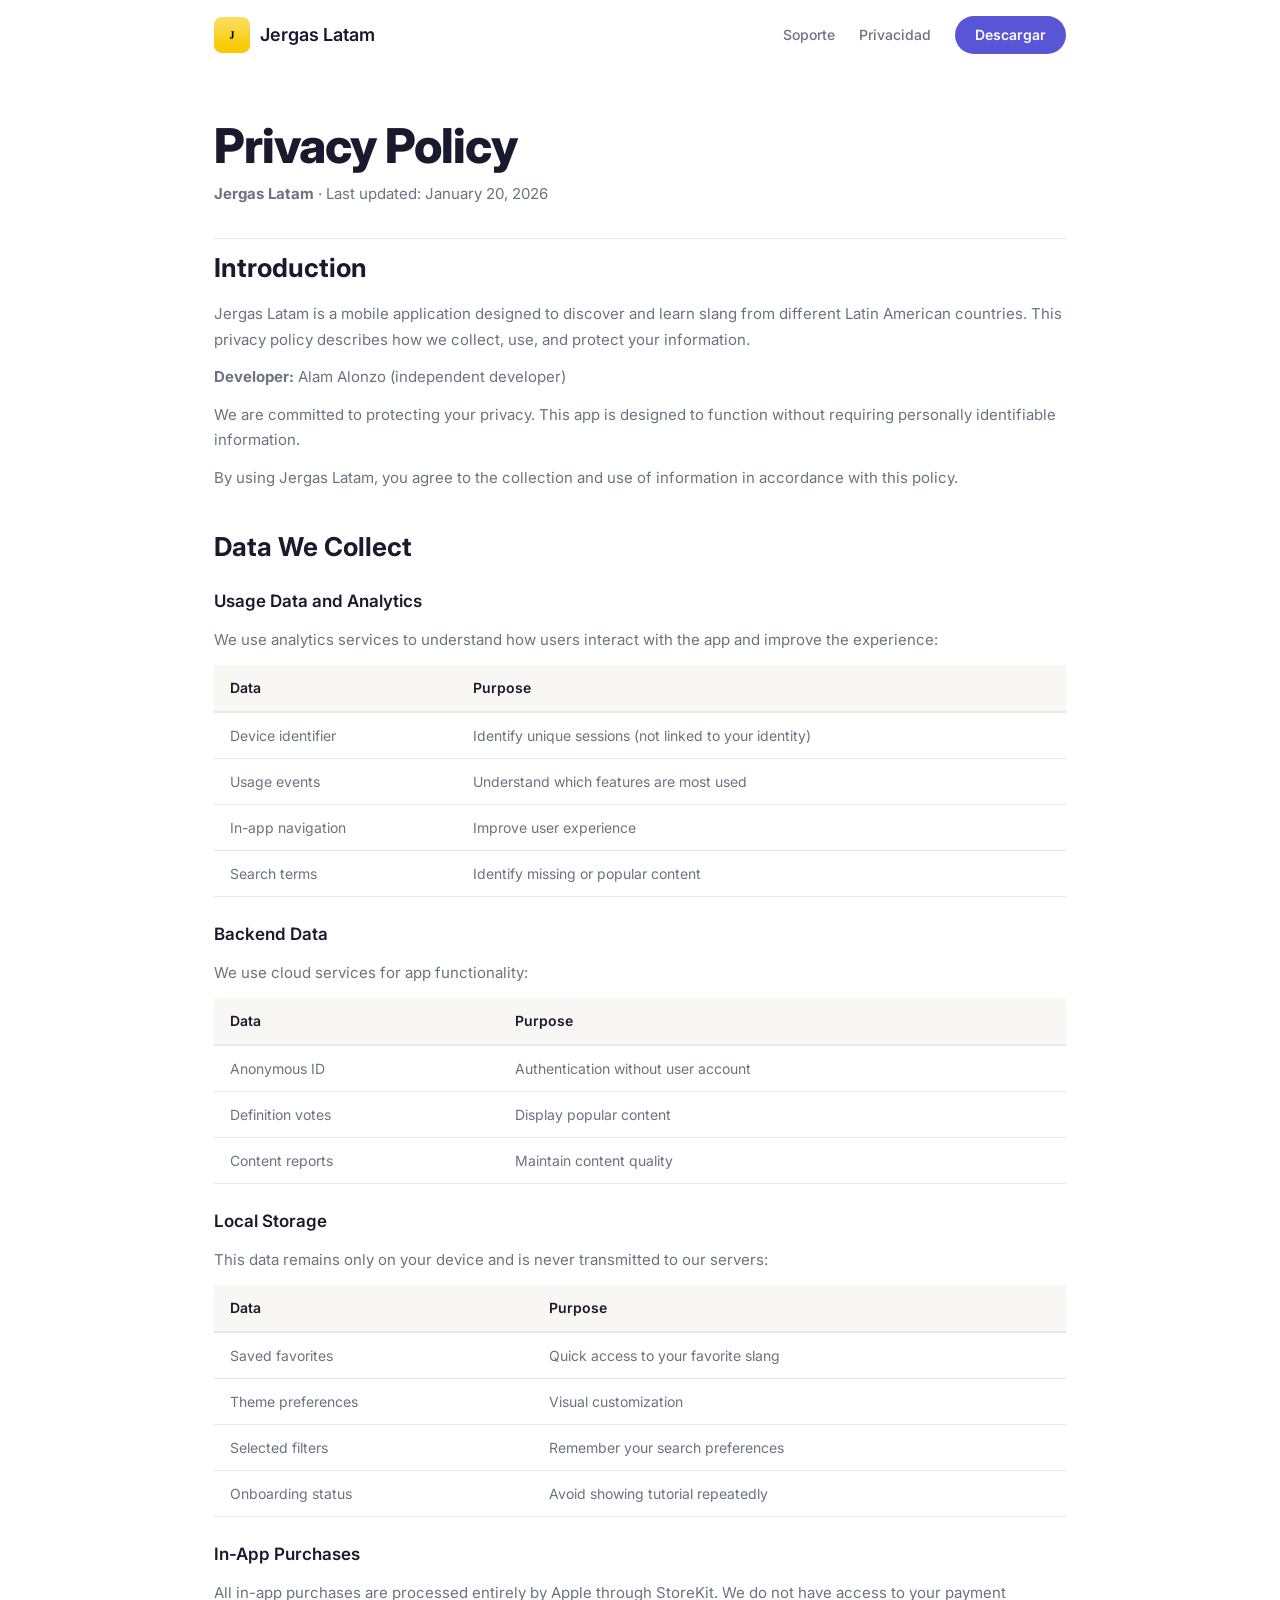
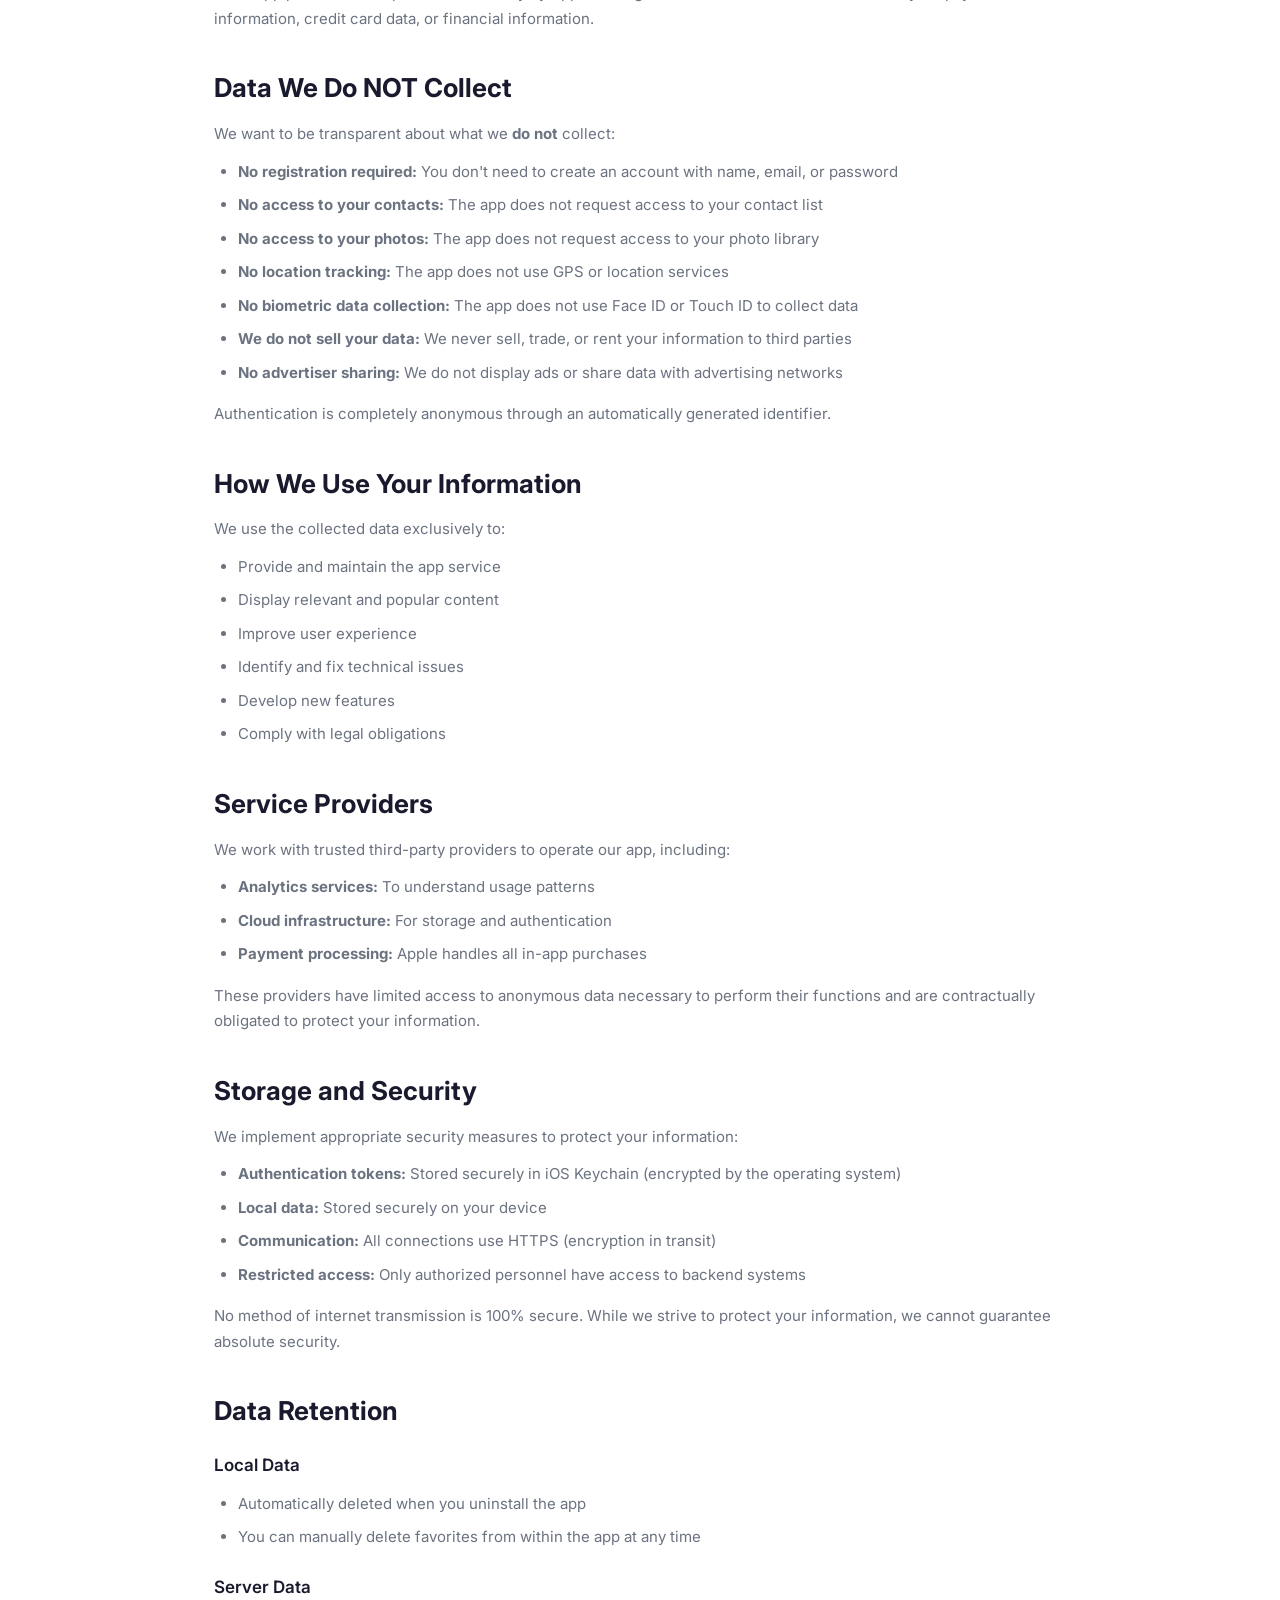
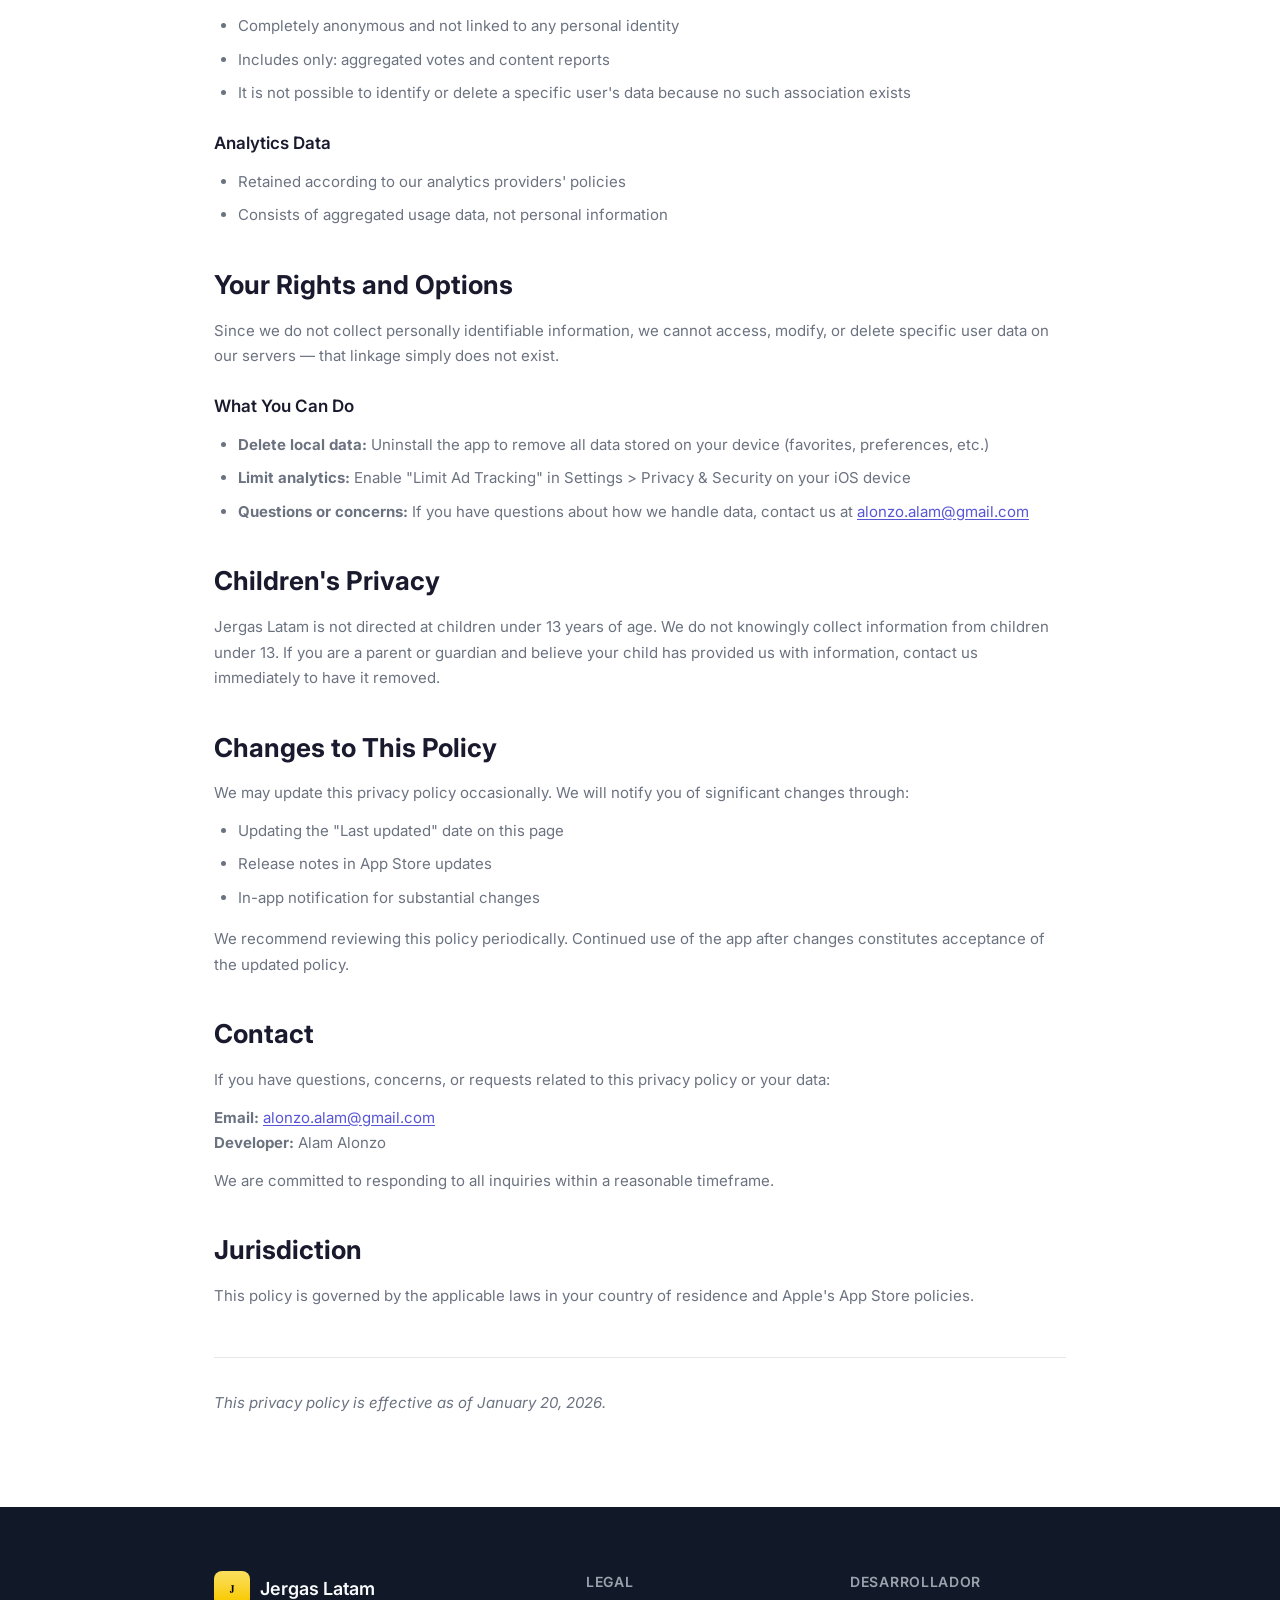
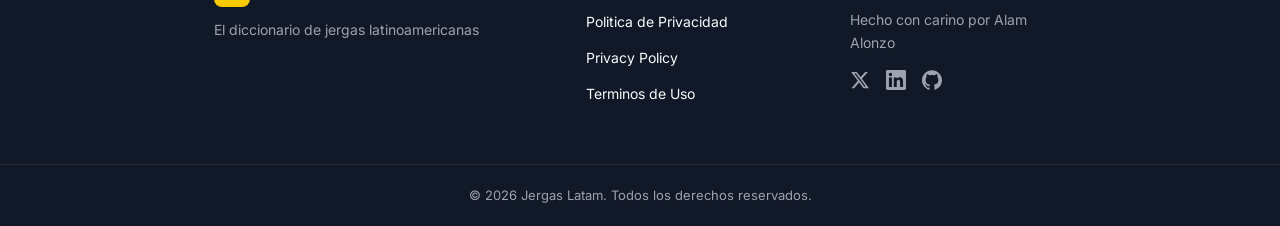
<file: privacy-policy.html>
<!DOCTYPE html>
<html lang="en">
<head>
  <meta charset="UTF-8">
  <meta name="viewport" content="width=device-width, initial-scale=1.0">
  <title>Privacy Policy - Jergas Latam</title>
  <meta name="description" content="Privacy Policy for Jergas Latam. Learn how we protect your information.">
  <link rel="icon" type="image/png" href="assets/images/favicon.png">
  <link rel="apple-touch-icon" sizes="180x180" href="assets/images/apple-touch-icon.png">
  <link rel="preconnect" href="https://fonts.googleapis.com">
  <link rel="preconnect" href="https://fonts.gstatic.com" crossorigin>
  <link href="https://fonts.googleapis.com/css2?family=Inter:wght@400;500;600;700;800&display=swap" rel="stylesheet">
  <link rel="stylesheet" href="assets/css/style.css">
</head>
<body>

  <!-- ===== NAVBAR ===== -->
  <nav class="navbar" id="navbar">
    <div class="container navbar-inner">
      <a href="/" class="nav-brand">
        <img src="assets/images/app-icon.png" alt="Jergas Latam" class="nav-icon">
        <span>Jergas Latam</span>
      </a>
      <div class="nav-right">
        <a href="https://jergaapp.userjot.com/" target="_blank" class="nav-link">Soporte</a>
        <a href="privacy-policy-es.html" class="nav-link">Privacidad</a>
        <a href="/#descargar" class="btn btn-primary btn-sm">Descargar</a>
      </div>
    </div>
  </nav>

  <!-- ===== POLICY CONTENT ===== -->
  <main class="policy-content">
    <div class="container">
      <h1>Privacy Policy</h1>
      <p class="policy-meta"><strong>Jergas Latam</strong> &middot; Last updated: January 20, 2026</p>

      <section>
        <h2>Introduction</h2>
        <p>Jergas Latam is a mobile application designed to discover and learn slang from different Latin American countries. This privacy policy describes how we collect, use, and protect your information.</p>
        <p><strong>Developer:</strong> Alam Alonzo (independent developer)</p>
        <p>We are committed to protecting your privacy. This app is designed to function without requiring personally identifiable information.</p>
        <p>By using Jergas Latam, you agree to the collection and use of information in accordance with this policy.</p>
      </section>

      <section>
        <h2>Data We Collect</h2>

        <h3>Usage Data and Analytics</h3>
        <p>We use analytics services to understand how users interact with the app and improve the experience:</p>
        <div class="policy-table-wrap">
          <table>
            <thead><tr><th>Data</th><th>Purpose</th></tr></thead>
            <tbody>
              <tr><td>Device identifier</td><td>Identify unique sessions (not linked to your identity)</td></tr>
              <tr><td>Usage events</td><td>Understand which features are most used</td></tr>
              <tr><td>In-app navigation</td><td>Improve user experience</td></tr>
              <tr><td>Search terms</td><td>Identify missing or popular content</td></tr>
            </tbody>
          </table>
        </div>

        <h3>Backend Data</h3>
        <p>We use cloud services for app functionality:</p>
        <div class="policy-table-wrap">
          <table>
            <thead><tr><th>Data</th><th>Purpose</th></tr></thead>
            <tbody>
              <tr><td>Anonymous ID</td><td>Authentication without user account</td></tr>
              <tr><td>Definition votes</td><td>Display popular content</td></tr>
              <tr><td>Content reports</td><td>Maintain content quality</td></tr>
            </tbody>
          </table>
        </div>

        <h3>Local Storage</h3>
        <p>This data remains only on your device and is never transmitted to our servers:</p>
        <div class="policy-table-wrap">
          <table>
            <thead><tr><th>Data</th><th>Purpose</th></tr></thead>
            <tbody>
              <tr><td>Saved favorites</td><td>Quick access to your favorite slang</td></tr>
              <tr><td>Theme preferences</td><td>Visual customization</td></tr>
              <tr><td>Selected filters</td><td>Remember your search preferences</td></tr>
              <tr><td>Onboarding status</td><td>Avoid showing tutorial repeatedly</td></tr>
            </tbody>
          </table>
        </div>

        <h3>In-App Purchases</h3>
        <p>All in-app purchases are processed entirely by Apple through StoreKit. We do not have access to your payment information, credit card data, or financial information.</p>
      </section>

      <section>
        <h2>Data We Do NOT Collect</h2>
        <p>We want to be transparent about what we <strong>do not</strong> collect:</p>
        <ul>
          <li><strong>No registration required:</strong> You don't need to create an account with name, email, or password</li>
          <li><strong>No access to your contacts:</strong> The app does not request access to your contact list</li>
          <li><strong>No access to your photos:</strong> The app does not request access to your photo library</li>
          <li><strong>No location tracking:</strong> The app does not use GPS or location services</li>
          <li><strong>No biometric data collection:</strong> The app does not use Face ID or Touch ID to collect data</li>
          <li><strong>We do not sell your data:</strong> We never sell, trade, or rent your information to third parties</li>
          <li><strong>No advertiser sharing:</strong> We do not display ads or share data with advertising networks</li>
        </ul>
        <p>Authentication is completely anonymous through an automatically generated identifier.</p>
      </section>

      <section>
        <h2>How We Use Your Information</h2>
        <p>We use the collected data exclusively to:</p>
        <ul>
          <li>Provide and maintain the app service</li>
          <li>Display relevant and popular content</li>
          <li>Improve user experience</li>
          <li>Identify and fix technical issues</li>
          <li>Develop new features</li>
          <li>Comply with legal obligations</li>
        </ul>
      </section>

      <section>
        <h2>Service Providers</h2>
        <p>We work with trusted third-party providers to operate our app, including:</p>
        <ul>
          <li><strong>Analytics services:</strong> To understand usage patterns</li>
          <li><strong>Cloud infrastructure:</strong> For storage and authentication</li>
          <li><strong>Payment processing:</strong> Apple handles all in-app purchases</li>
        </ul>
        <p>These providers have limited access to anonymous data necessary to perform their functions and are contractually obligated to protect your information.</p>
      </section>

      <section>
        <h2>Storage and Security</h2>
        <p>We implement appropriate security measures to protect your information:</p>
        <ul>
          <li><strong>Authentication tokens:</strong> Stored securely in iOS Keychain (encrypted by the operating system)</li>
          <li><strong>Local data:</strong> Stored securely on your device</li>
          <li><strong>Communication:</strong> All connections use HTTPS (encryption in transit)</li>
          <li><strong>Restricted access:</strong> Only authorized personnel have access to backend systems</li>
        </ul>
        <p>No method of internet transmission is 100% secure. While we strive to protect your information, we cannot guarantee absolute security.</p>
      </section>

      <section>
        <h2>Data Retention</h2>
        <h3>Local Data</h3>
        <ul>
          <li>Automatically deleted when you uninstall the app</li>
          <li>You can manually delete favorites from within the app at any time</li>
        </ul>
        <h3>Server Data</h3>
        <ul>
          <li>Completely anonymous and not linked to any personal identity</li>
          <li>Includes only: aggregated votes and content reports</li>
          <li>It is not possible to identify or delete a specific user's data because no such association exists</li>
        </ul>
        <h3>Analytics Data</h3>
        <ul>
          <li>Retained according to our analytics providers' policies</li>
          <li>Consists of aggregated usage data, not personal information</li>
        </ul>
      </section>

      <section>
        <h2>Your Rights and Options</h2>
        <p>Since we do not collect personally identifiable information, we cannot access, modify, or delete specific user data on our servers — that linkage simply does not exist.</p>
        <h3>What You Can Do</h3>
        <ul>
          <li><strong>Delete local data:</strong> Uninstall the app to remove all data stored on your device (favorites, preferences, etc.)</li>
          <li><strong>Limit analytics:</strong> Enable "Limit Ad Tracking" in Settings > Privacy & Security on your iOS device</li>
          <li><strong>Questions or concerns:</strong> If you have questions about how we handle data, contact us at <a href="mailto:alonzo.alam@gmail.com">alonzo.alam@gmail.com</a></li>
        </ul>
      </section>

      <section>
        <h2>Children's Privacy</h2>
        <p>Jergas Latam is not directed at children under 13 years of age. We do not knowingly collect information from children under 13. If you are a parent or guardian and believe your child has provided us with information, contact us immediately to have it removed.</p>
      </section>

      <section>
        <h2>Changes to This Policy</h2>
        <p>We may update this privacy policy occasionally. We will notify you of significant changes through:</p>
        <ul>
          <li>Updating the "Last updated" date on this page</li>
          <li>Release notes in App Store updates</li>
          <li>In-app notification for substantial changes</li>
        </ul>
        <p>We recommend reviewing this policy periodically. Continued use of the app after changes constitutes acceptance of the updated policy.</p>
      </section>

      <section>
        <h2>Contact</h2>
        <p>If you have questions, concerns, or requests related to this privacy policy or your data:</p>
        <p><strong>Email:</strong> <a href="mailto:alonzo.alam@gmail.com">alonzo.alam@gmail.com</a><br>
        <strong>Developer:</strong> Alam Alonzo</p>
        <p>We are committed to responding to all inquiries within a reasonable timeframe.</p>
      </section>

      <section>
        <h2>Jurisdiction</h2>
        <p>This policy is governed by the applicable laws in your country of residence and Apple's App Store policies.</p>
      </section>

      <p class="policy-effective"><em>This privacy policy is effective as of January 20, 2026.</em></p>
    </div>
  </main>

  <!-- ===== FOOTER ===== -->
  <footer class="footer">
    <div class="container footer-inner">
      <div class="footer-col footer-brand">
        <div class="footer-logo">
          <img src="assets/images/app-icon.png" alt="Jergas Latam" class="footer-icon">
          <span>Jergas Latam</span>
        </div>
        <p>El diccionario de jergas latinoamericanas</p>
      </div>
      <div class="footer-col">
        <h4>Legal</h4>
        <ul>
          <li><a href="privacy-policy-es.html">Politica de Privacidad</a></li>
          <li><a href="privacy-policy.html">Privacy Policy</a></li>
          <li><a href="https://www.apple.com/legal/internet-services/itunes/dev/stdeula/" target="_blank" rel="noopener">Terminos de Uso</a></li>
        </ul>
      </div>
      <div class="footer-col">
        <h4>Desarrollador</h4>
        <p class="footer-dev">Hecho con carino por Alam Alonzo</p>
        <div class="social-links">
          <a href="https://x.com/AlamAlonzo" target="_blank" rel="noopener" aria-label="Twitter">
            <svg width="20" height="20" viewBox="0 0 24 24" fill="currentColor"><path d="M18.244 2.25h3.308l-7.227 8.26 8.502 11.24H16.17l-5.214-6.817L4.99 21.75H1.68l7.73-8.835L1.254 2.25H8.08l4.713 6.231zm-1.161 17.52h1.833L7.084 4.126H5.117z"/></svg>
          </a>
          <a href="https://www.linkedin.com/in/alamalonzo/" target="_blank" rel="noopener" aria-label="LinkedIn">
            <svg width="20" height="20" viewBox="0 0 24 24" fill="currentColor"><path d="M20.447 20.452h-3.554v-5.569c0-1.328-.027-3.037-1.852-3.037-1.853 0-2.136 1.445-2.136 2.939v5.667H9.351V9h3.414v1.561h.046c.477-.9 1.637-1.85 3.37-1.85 3.601 0 4.267 2.37 4.267 5.455v6.286zM5.337 7.433a2.062 2.062 0 01-2.063-2.065 2.064 2.064 0 112.063 2.065zm1.782 13.019H3.555V9h3.564v11.452zM22.225 0H1.771C.792 0 0 .774 0 1.729v20.542C0 23.227.792 24 1.771 24h20.451C23.2 24 24 23.227 24 22.271V1.729C24 .774 23.2 0 22.222 0h.003z"/></svg>
          </a>
          <a href="https://github.com/alamalonzo" target="_blank" rel="noopener" aria-label="GitHub">
            <svg width="20" height="20" viewBox="0 0 24 24" fill="currentColor"><path d="M12 .297c-6.63 0-12 5.373-12 12 0 5.303 3.438 9.8 8.205 11.385.6.113.82-.258.82-.577 0-.285-.01-1.04-.015-2.04-3.338.724-4.042-1.61-4.042-1.61C4.422 18.07 3.633 17.7 3.633 17.7c-1.087-.744.084-.729.084-.729 1.205.084 1.838 1.236 1.838 1.236 1.07 1.835 2.809 1.305 3.495.998.108-.776.417-1.305.76-1.605-2.665-.3-5.466-1.332-5.466-5.93 0-1.31.465-2.38 1.235-3.22-.135-.303-.54-1.523.105-3.176 0 0 1.005-.322 3.3 1.23.96-.267 1.98-.399 3-.405 1.02.006 2.04.138 3 .405 2.28-1.552 3.285-1.23 3.285-1.23.645 1.653.24 2.873.12 3.176.765.84 1.23 1.91 1.23 3.22 0 4.61-2.805 5.625-5.475 5.92.42.36.81 1.096.81 2.22 0 1.606-.015 2.896-.015 3.286 0 .315.21.69.825.57C20.565 22.092 24 17.592 24 12.297c0-6.627-5.373-12-12-12"/></svg>
          </a>
        </div>
      </div>
    </div>
    <div class="footer-bottom">
      <div class="container">
        <p>&copy; 2026 Jergas Latam. Todos los derechos reservados.</p>
      </div>
    </div>
  </footer>

  <script src="assets/js/main.js"></script>
</body>
</html>
</file>
<file: assets/css/style.css>
/* ===== RESET & BASE ===== */
*, *::before, *::after {
  margin: 0;
  padding: 0;
  box-sizing: border-box;
}

/* ===== DESIGN TOKENS ===== */
:root {
  --color-primary: #5856D6;
  --color-primary-dark: #4240A0;
  --color-primary-light: #E8E7FA;
  --color-bg-main: #FFFFFF;
  --color-bg-warm: #FDF6F3;
  --color-bg-section: #F8F7F4;
  --color-bg-footer: #111827;
  --color-text-primary: #1A1A2E;
  --color-text-secondary: #6B7280;
  --color-text-tertiary: #9CA3AF;
  --color-text-on-dark: #F9FAFB;
  --color-border: #E5E7EB;
  --color-shadow: rgba(0, 0, 0, 0.06);
  --radius-sm: 8px;
  --radius-md: 12px;
  --radius-lg: 16px;
  --radius-xl: 24px;
  --radius-pill: 9999px;
  --max-width: 900px;
}

html {
  scroll-behavior: smooth;
}

body {
  font-family: 'Inter', -apple-system, BlinkMacSystemFont, 'Segoe UI', sans-serif;
  color: var(--color-text-primary);
  background: var(--color-bg-main);
  line-height: 1.6;
  -webkit-font-smoothing: antialiased;
  -moz-osx-font-smoothing: grayscale;
}

img {
  max-width: 100%;
  display: block;
}

a {
  color: inherit;
  text-decoration: none;
}

ul {
  list-style: none;
}

.container {
  max-width: var(--max-width);
  margin: 0 auto;
  padding: 0 24px;
}

/* ===== NAVBAR ===== */
.navbar {
  position: fixed;
  top: 0;
  left: 0;
  right: 0;
  z-index: 100;
  padding: 16px 0;
  background: rgba(255, 255, 255, 0.8);
  -webkit-backdrop-filter: blur(8px);
  backdrop-filter: blur(8px);
  transition: background-color 0.3s, box-shadow 0.3s, padding 0.3s;
}

.navbar.scrolled {
  background: rgba(255, 255, 255, 0.95);
  backdrop-filter: blur(12px);
  -webkit-backdrop-filter: blur(12px);
  box-shadow: 0 1px 3px var(--color-shadow);
  padding: 12px 0;
}

.navbar-inner {
  display: flex;
  align-items: center;
  justify-content: space-between;
}

.nav-brand {
  display: flex;
  align-items: center;
  gap: 10px;
  font-weight: 600;
  font-size: 18px;
}

.nav-icon {
  width: 36px;
  height: 36px;
  border-radius: 8px;
}

.nav-right {
  display: flex;
  align-items: center;
  gap: 24px;
}

.nav-link {
  font-size: 14px;
  font-weight: 500;
  color: var(--color-text-secondary);
  transition: color 0.2s;
}

.nav-link:hover {
  color: var(--color-primary);
}

/* ===== BUTTONS ===== */
.btn {
  display: inline-flex;
  align-items: center;
  justify-content: center;
  font-family: inherit;
  font-weight: 600;
  border: none;
  cursor: pointer;
  transition: all 0.2s ease;
}

.btn-primary {
  background: var(--color-primary);
  color: #fff;
  border-radius: var(--radius-pill);
}

.btn-primary:hover {
  background: var(--color-primary-dark);
  transform: translateY(-1px);
  box-shadow: 0 4px 12px rgba(88, 86, 214, 0.3);
}

.btn-sm {
  padding: 8px 20px;
  font-size: 14px;
}

/* ===== HERO ===== */
.hero {
  padding: 140px 0 80px;
  background: linear-gradient(180deg, var(--color-bg-main) 0%, var(--color-bg-warm) 100%);
  overflow: hidden;
}

.hero-inner {
  display: flex;
  align-items: center;
  gap: 64px;
}

.hero-text {
  flex: 1;
  min-width: 0;
}

.badge {
  display: inline-block;
  padding: 6px 16px;
  background: var(--color-primary-light);
  color: var(--color-primary);
  font-size: 13px;
  font-weight: 600;
  border-radius: var(--radius-pill);
  margin-bottom: 24px;
}

.hero h1 {
  font-size: clamp(36px, 5vw, 56px);
  font-weight: 800;
  line-height: 1.1;
  letter-spacing: -0.02em;
  margin-bottom: 20px;
  color: var(--color-text-primary);
}

.hero-subtitle {
  font-size: clamp(16px, 2vw, 20px);
  color: var(--color-text-secondary);
  line-height: 1.6;
  margin-bottom: 32px;
  max-width: 480px;
}

.hero-cta {
  display: flex;
  align-items: center;
  gap: 24px;
}

.btn-capsule {
  display: inline-flex;
  align-items: center;
  gap: 10px;
  padding: 14px 28px;
  background: var(--color-primary);
  color: #fff;
  font-family: inherit;
  font-size: 16px;
  font-weight: 600;
  border-radius: var(--radius-pill);
  transition: transform 0.2s ease, box-shadow 0.2s ease, background 0.2s ease;
}

.btn-capsule:hover {
  background: var(--color-primary-dark);
  transform: translateY(-2px);
  box-shadow: 0 8px 24px rgba(88, 86, 214, 0.35);
}

.btn-capsule-lg {
  padding: 16px 36px;
  font-size: 18px;
}

.link-secondary {
  display: inline-flex;
  align-items: center;
  gap: 6px;
  color: var(--color-text-secondary);
  font-weight: 500;
  font-size: 15px;
  transition: color 0.2s;
}

.link-secondary:hover {
  color: var(--color-primary);
}

/* Phone Mockup */
.hero-mockup {
  flex-shrink: 0;
}

.hero-screenshot {
  width: 280px;
  border-radius: 32px;
  box-shadow: 0 25px 60px rgba(0, 0, 0, 0.15);
}

.phone-frame {
  width: 280px;
  height: 570px;
  background: #1A1A2E;
  border-radius: 40px;
  padding: 12px;
  position: relative;
  box-shadow: 0 25px 60px rgba(0, 0, 0, 0.15), 0 0 0 1px rgba(255, 255, 255, 0.1) inset;
}

.phone-frame-sm {
  width: 220px;
  height: 450px;
  border-radius: 32px;
  padding: 10px;
}

.phone-notch {
  width: 100px;
  height: 28px;
  background: #1A1A2E;
  border-radius: 0 0 16px 16px;
  position: absolute;
  top: 12px;
  left: 50%;
  transform: translateX(-50%);
  z-index: 2;
}

.phone-frame-sm .phone-notch {
  width: 80px;
  height: 22px;
  border-radius: 0 0 12px 12px;
  top: 10px;
}

.phone-screen {
  width: 100%;
  height: 100%;
  border-radius: 30px;
  overflow: hidden;
  position: relative;
}

.phone-frame-sm .phone-screen {
  border-radius: 24px;
}

.phone-screen img {
  width: 100%;
  height: 100%;
  object-fit: cover;
  border-radius: inherit;
}

/* Placeholder screens */
.placeholder-screen {
  width: 100%;
  height: 100%;
  display: flex;
  align-items: center;
  justify-content: center;
  background: linear-gradient(180deg,
    rgb(173, 209, 230) 0%,
    rgb(217, 209, 224) 40%,
    rgb(237, 217, 209) 70%,
    rgb(230, 191, 173) 100%);
}

.placeholder-card {
  background: rgba(255, 255, 255, 0.85);
  backdrop-filter: blur(8px);
  border-radius: 20px;
  padding: 32px 24px;
  text-align: center;
  width: 80%;
  box-shadow: 0 8px 32px rgba(0, 0, 0, 0.08);
}

.placeholder-flag {
  font-size: 32px;
  display: block;
  margin-bottom: 12px;
}

.placeholder-word {
  display: block;
  font-size: 28px;
  font-weight: 800;
  color: var(--color-text-primary);
  margin-bottom: 8px;
}

.placeholder-def {
  display: block;
  font-size: 13px;
  color: var(--color-text-secondary);
  line-height: 1.4;
}

.placeholder-label {
  background: rgba(255, 255, 255, 0.9);
  backdrop-filter: blur(8px);
  padding: 10px 24px;
  border-radius: var(--radius-md);
  font-weight: 600;
  font-size: 14px;
  color: var(--color-text-primary);
  box-shadow: 0 4px 12px rgba(0, 0, 0, 0.06);
}

.placeholder-gradient-1 {
  background: linear-gradient(180deg,
    rgb(173, 209, 230) 0%, rgb(217, 209, 224) 40%,
    rgb(237, 217, 209) 70%, rgb(230, 191, 173) 100%);
}

.placeholder-gradient-2 {
  background: linear-gradient(135deg,
    rgb(255, 227, 214) 0%, rgb(255, 156, 143) 25%,
    rgb(224, 89, 122) 55%, rgb(92, 41, 74) 100%);
}

.placeholder-gradient-3 {
  background: linear-gradient(180deg,
    rgb(245, 242, 232) 0%, rgb(235, 199, 204) 30%,
    rgb(194, 140, 163) 55%, rgb(115, 122, 140) 75%,
    rgb(38, 64, 82) 100%);
}

.placeholder-gradient-4 {
  background: linear-gradient(180deg,
    rgb(255, 232, 230) 0%, rgb(255, 204, 209) 35%,
    rgb(230, 217, 235) 65%, rgb(209, 230, 245) 100%);
}

.placeholder-gradient-5 {
  background: linear-gradient(180deg,
    rgb(209, 235, 230) 0%, rgb(173, 209, 200) 40%,
    rgb(140, 180, 170) 70%, rgb(80, 120, 110) 100%);
}

.placeholder-gradient-6 {
  background: linear-gradient(180deg,
    rgb(255, 240, 220) 0%, rgb(255, 210, 170) 40%,
    rgb(240, 180, 140) 70%, rgb(200, 140, 100) 100%);
}

/* ===== STATS ===== */
.stats {
  padding: 48px 0;
  background: var(--color-bg-main);
  border-top: 1px solid var(--color-border);
  border-bottom: 1px solid var(--color-border);
}

.stats-inner {
  display: flex;
  align-items: center;
  justify-content: center;
  gap: 48px;
}

.stat {
  text-align: center;
}

.stat-number {
  display: block;
  font-size: clamp(28px, 4vw, 40px);
  font-weight: 800;
  color: var(--color-text-primary);
  line-height: 1.1;
}

.stat-label {
  display: block;
  font-size: 14px;
  color: var(--color-text-secondary);
  margin-top: 4px;
}

.stat-divider {
  width: 1px;
  height: 48px;
  background: var(--color-border);
}

/* ===== SECTION HEADER ===== */
.section-header {
  text-align: center;
  margin-bottom: 56px;
}

.section-header h2 {
  font-size: clamp(28px, 4vw, 40px);
  font-weight: 700;
  line-height: 1.2;
  letter-spacing: -0.01em;
  margin-bottom: 12px;
}

.section-header p {
  font-size: clamp(15px, 1.5vw, 18px);
  color: var(--color-text-secondary);
  max-width: 540px;
  margin: 0 auto;
}

/* ===== FEATURES ===== */
.features {
  padding: 96px 0;
  background: var(--color-bg-section);
}

.features-grid {
  display: grid;
  grid-template-columns: repeat(2, 1fr);
  gap: 24px;
}

.feature-card {
  background: var(--color-bg-main);
  border: 1px solid var(--color-border);
  border-radius: var(--radius-lg);
  padding: 32px;
  transition: transform 0.2s ease, box-shadow 0.2s ease;
}

.feature-card:hover {
  transform: translateY(-4px);
  box-shadow: 0 12px 32px var(--color-shadow);
}

.feature-icon {
  width: 48px;
  height: 48px;
  display: flex;
  align-items: center;
  justify-content: center;
  background: var(--color-primary-light);
  color: var(--color-primary);
  border-radius: var(--radius-md);
  margin-bottom: 20px;
}

.feature-card h3 {
  font-size: 18px;
  font-weight: 600;
  margin-bottom: 8px;
  line-height: 1.3;
}

.feature-card p {
  font-size: 15px;
  color: var(--color-text-secondary);
  line-height: 1.6;
}

/* ===== SECTION HEADER LEFT ===== */
.section-header-left {
  text-align: left;
  margin-bottom: 40px;
}

.section-header-left h2 {
  font-size: clamp(32px, 5vw, 48px);
  font-weight: 800;
  line-height: 1.1;
  letter-spacing: -0.02em;
  margin-bottom: 8px;
}

.section-header-left p {
  font-size: clamp(15px, 1.5vw, 18px);
  color: var(--color-text-secondary);
}

/* ===== SCREENSHOTS ===== */
.screenshots {
  padding: 96px 0;
  background: var(--color-bg-main);
}

.screenshot-module {
  margin-bottom: 80px;
}

.screenshot-module:last-child {
  margin-bottom: 0;
}

.screenshots-row {
  display: grid;
  grid-template-columns: repeat(3, 1fr);
  gap: 20px;
}

.screenshot-card {
  background: var(--color-bg-warm);
  border-radius: var(--radius-xl);
  padding: 32px 24px 24px;
  display: flex;
  flex-direction: column;
  align-items: center;
}

.screenshot-card .phone-frame-sm {
  width: 100%;
  max-width: 200px;
  height: auto;
  aspect-ratio: 220 / 450;
}

.screenshot-img {
  width: 100%;
  max-width: 200px;
  border-radius: 24px;
}

.screenshot-caption {
  text-align: center;
  font-size: 15px;
  font-weight: 600;
  color: var(--color-text-primary);
  margin-top: 20px;
}

/* ===== CTA ===== */
.cta {
  padding: 96px 0;
  background: linear-gradient(180deg,
    var(--color-bg-main) 0%,
    rgba(255, 232, 230, 0.3) 30%,
    rgba(230, 217, 235, 0.3) 70%,
    var(--color-bg-main) 100%);
}

.cta-inner {
  text-align: center;
}

.cta-icon {
  width: 88px;
  height: 88px;
  border-radius: 22%;
  margin: 0 auto 24px;
  box-shadow: 0 8px 24px rgba(0, 0, 0, 0.1);
}

.cta h2 {
  font-size: clamp(28px, 4vw, 40px);
  font-weight: 700;
  margin-bottom: 12px;
}

.cta p {
  font-size: 18px;
  color: var(--color-text-secondary);
  margin-bottom: 32px;
}

.cta small {
  display: block;
  margin-top: 16px;
  font-size: 13px;
  color: var(--color-text-tertiary);
}

/* ===== DEVELOPER ===== */
.developer {
  padding: 80px 0;
  background: var(--color-bg-section);
}

.developer-inner {
  text-align: center;
  max-width: 600px;
  margin: 0 auto;
}

.developer-inner h2 {
  font-size: clamp(28px, 4vw, 40px);
  font-weight: 700;
  line-height: 1.2;
  margin-bottom: 16px;
}

.developer-inner p {
  font-size: 16px;
  color: var(--color-text-secondary);
  line-height: 1.7;
  margin-bottom: 24px;
}

.developer-social {
  justify-content: center;
  color: var(--color-text-secondary);
}

.developer-social a:hover {
  color: var(--color-primary);
}

/* ===== FOOTER ===== */
.footer {
  background: var(--color-bg-footer);
  color: var(--color-text-on-dark);
  padding-top: 64px;
}

.footer-inner {
  display: grid;
  grid-template-columns: 1.5fr 1fr 1fr;
  gap: 48px;
  padding-bottom: 48px;
}

.footer-logo {
  display: flex;
  align-items: center;
  gap: 10px;
  font-weight: 600;
  font-size: 18px;
  margin-bottom: 12px;
}

.footer-icon {
  width: 36px;
  height: 36px;
  border-radius: 8px;
}

.footer-col p {
  font-size: 14px;
  color: var(--color-text-tertiary);
  line-height: 1.6;
}

.footer-col h4 {
  font-size: 14px;
  font-weight: 600;
  text-transform: uppercase;
  letter-spacing: 0.05em;
  color: var(--color-text-tertiary);
  margin-bottom: 16px;
}

.footer-col ul li {
  margin-bottom: 10px;
}

.footer-col ul a {
  font-size: 14px;
  color: var(--color-text-on-dark);
  transition: color 0.2s;
}

.footer-col ul a:hover {
  color: var(--color-primary);
}

.footer-dev {
  margin-bottom: 16px;
}

.social-links {
  display: flex;
  gap: 16px;
}

.social-links a {
  color: var(--color-text-tertiary);
  transition: color 0.2s;
}

.social-links a:hover {
  color: var(--color-text-on-dark);
}

.footer-bottom {
  border-top: 1px solid rgba(255, 255, 255, 0.08);
  padding: 20px 0;
}

.footer-bottom p {
  font-size: 13px;
  color: var(--color-text-tertiary);
  text-align: center;
}

/* ===== POLICY PAGES ===== */
.policy-content {
  padding: 120px 0 80px;
  min-height: 60vh;
}

.policy-content h1 {
  font-size: clamp(32px, 5vw, 48px);
  font-weight: 800;
  line-height: 1.1;
  letter-spacing: -0.02em;
  margin-bottom: 8px;
}

.policy-meta {
  font-size: 15px;
  color: var(--color-text-secondary);
  margin-bottom: 48px;
  padding-bottom: 32px;
  border-bottom: 1px solid var(--color-border);
}

.policy-content section {
  margin-bottom: 40px;
}

.policy-content h2 {
  font-size: clamp(20px, 3vw, 26px);
  font-weight: 700;
  margin-bottom: 16px;
  line-height: 1.3;
}

.policy-content h3 {
  font-size: 17px;
  font-weight: 600;
  margin-top: 24px;
  margin-bottom: 12px;
}

.policy-content p {
  font-size: 15px;
  color: var(--color-text-secondary);
  line-height: 1.7;
  margin-bottom: 12px;
}

.policy-content ul {
  list-style: disc;
  padding-left: 24px;
  margin-bottom: 16px;
}

.policy-content ul li {
  font-size: 15px;
  color: var(--color-text-secondary);
  line-height: 1.7;
  margin-bottom: 8px;
}

.policy-content a {
  color: var(--color-primary);
  text-decoration: underline;
  text-underline-offset: 2px;
}

.policy-content a:hover {
  color: var(--color-primary-dark);
}

.policy-table-wrap {
  overflow-x: auto;
  margin-bottom: 16px;
}

.policy-content table {
  width: 100%;
  border-collapse: collapse;
  font-size: 14px;
}

.policy-content th {
  text-align: left;
  font-weight: 600;
  color: var(--color-text-primary);
  padding: 12px 16px;
  background: var(--color-bg-section);
  border-bottom: 2px solid var(--color-border);
}

.policy-content td {
  padding: 12px 16px;
  color: var(--color-text-secondary);
  border-bottom: 1px solid var(--color-border);
  line-height: 1.5;
}

.policy-effective {
  margin-top: 48px;
  padding-top: 32px;
  border-top: 1px solid var(--color-border);
  font-size: 14px;
  color: var(--color-text-tertiary);
}

/* ===== ANIMATIONS ===== */
.fade-in {
  opacity: 0;
  transform: translateY(20px);
  transition: opacity 0.6s ease, transform 0.6s ease;
}

.fade-in.visible {
  opacity: 1;
  transform: translateY(0);
}

/* ===== RESPONSIVE ===== */

/* Tablet */
@media (max-width: 1024px) {
  .hero-inner {
    gap: 40px;
  }

  .hero-screenshot {
    width: 240px;
  }

  .features-grid {
    gap: 20px;
  }

  .feature-card {
    padding: 24px;
  }

  .footer-inner {
    grid-template-columns: 1fr 1fr;
    gap: 36px;
  }

  .footer-brand {
    grid-column: 1 / -1;
  }
}

/* Mobile */
@media (max-width: 768px) {
  .hero {
    padding: 120px 0 60px;
  }

  .hero-inner {
    flex-direction: column;
    text-align: center;
    gap: 48px;
  }

  .hero-subtitle {
    max-width: 100%;
  }

  .hero-cta {
    justify-content: center;
    flex-wrap: wrap;
  }

  .hero-screenshot {
    width: 240px;
  }

  .features {
    padding: 64px 0;
  }

  .features-grid {
    grid-template-columns: 1fr;
  }

  .screenshots {
    padding: 64px 0;
  }

  .screenshots-row {
    grid-template-columns: 1fr;
    gap: 16px;
  }

  .screenshot-img {
    max-width: 180px;
  }

  .stats-inner {
    gap: 24px;
  }

  .stat-divider {
    height: 36px;
  }

  .cta {
    padding: 64px 0;
  }

  .footer-inner {
    grid-template-columns: 1fr;
    gap: 32px;
  }

  .footer-brand {
    grid-column: auto;
  }

  .section-header {
    margin-bottom: 40px;
  }
}

/* Small mobile */
@media (max-width: 480px) {
  .container {
    padding: 0 16px;
  }

  .hero {
    padding: 110px 0 48px;
  }

  .hero-screenshot {
    width: 200px;
  }

  .stats-inner {
    gap: 16px;
  }

  .stat-number {
    font-size: 24px;
  }

}
</file>
